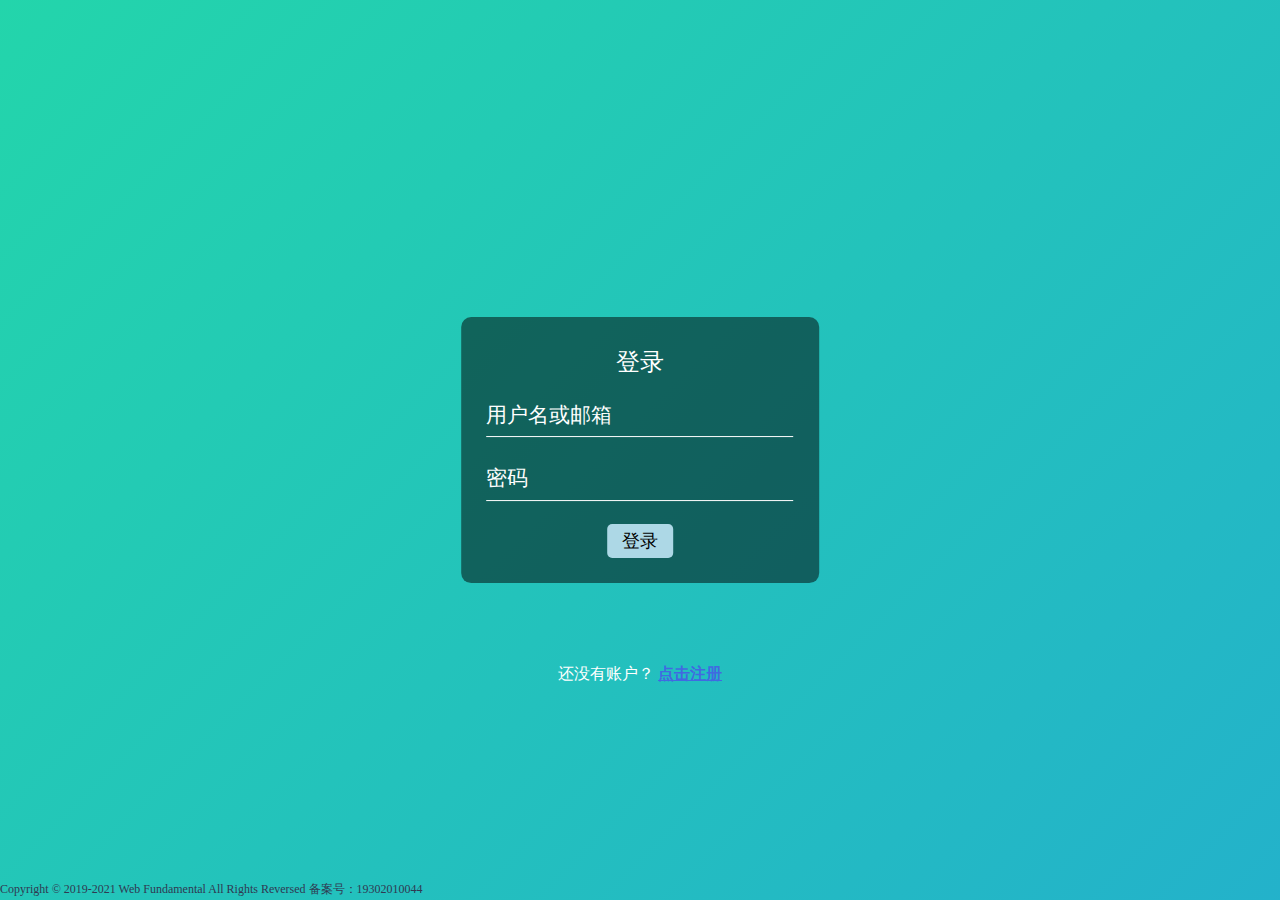
<file: index.html>
<!DOCTYPE html>
<html lang="en">

<head>
    <meta charset="UTF-8">
    <meta name="viewport" content="width=device-width, initial-scale=1.0">
    <title>Login</title>
    <link rel="stylesheet" href="./src/css/reset.css">
    <link rel="stylesheet" href="./src/css/login.css">
    <link rel="stylesheet" href="./src/css/footer.css">

</head>

<body>
    <div class="main">
        <h2>登录</h2>
        <div class="inputs">
            <input type="text" name="username" value="" required>
            <label for="">用户名或邮箱</label>
        </div>
        <div class="inputs">
            <input type="password" name="password" value="" required>
            <label for="">密码</label>
        </div>
        <a href="./src/Html/home.html"><input type="button" name="button" value="登录"></a>
    </div>
    <div class="register">
        还没有账户？
        <a href="./src/Html/signin.html">点击注册
        </a>
        <!-- 跳转注册页面 -->
    </div>
    <footer>
        Copyright &copy; 2019-2021 Web Fundamental All Rights Reversed 备案号：19302010044
    </footer>

</body>

</html>
</file>
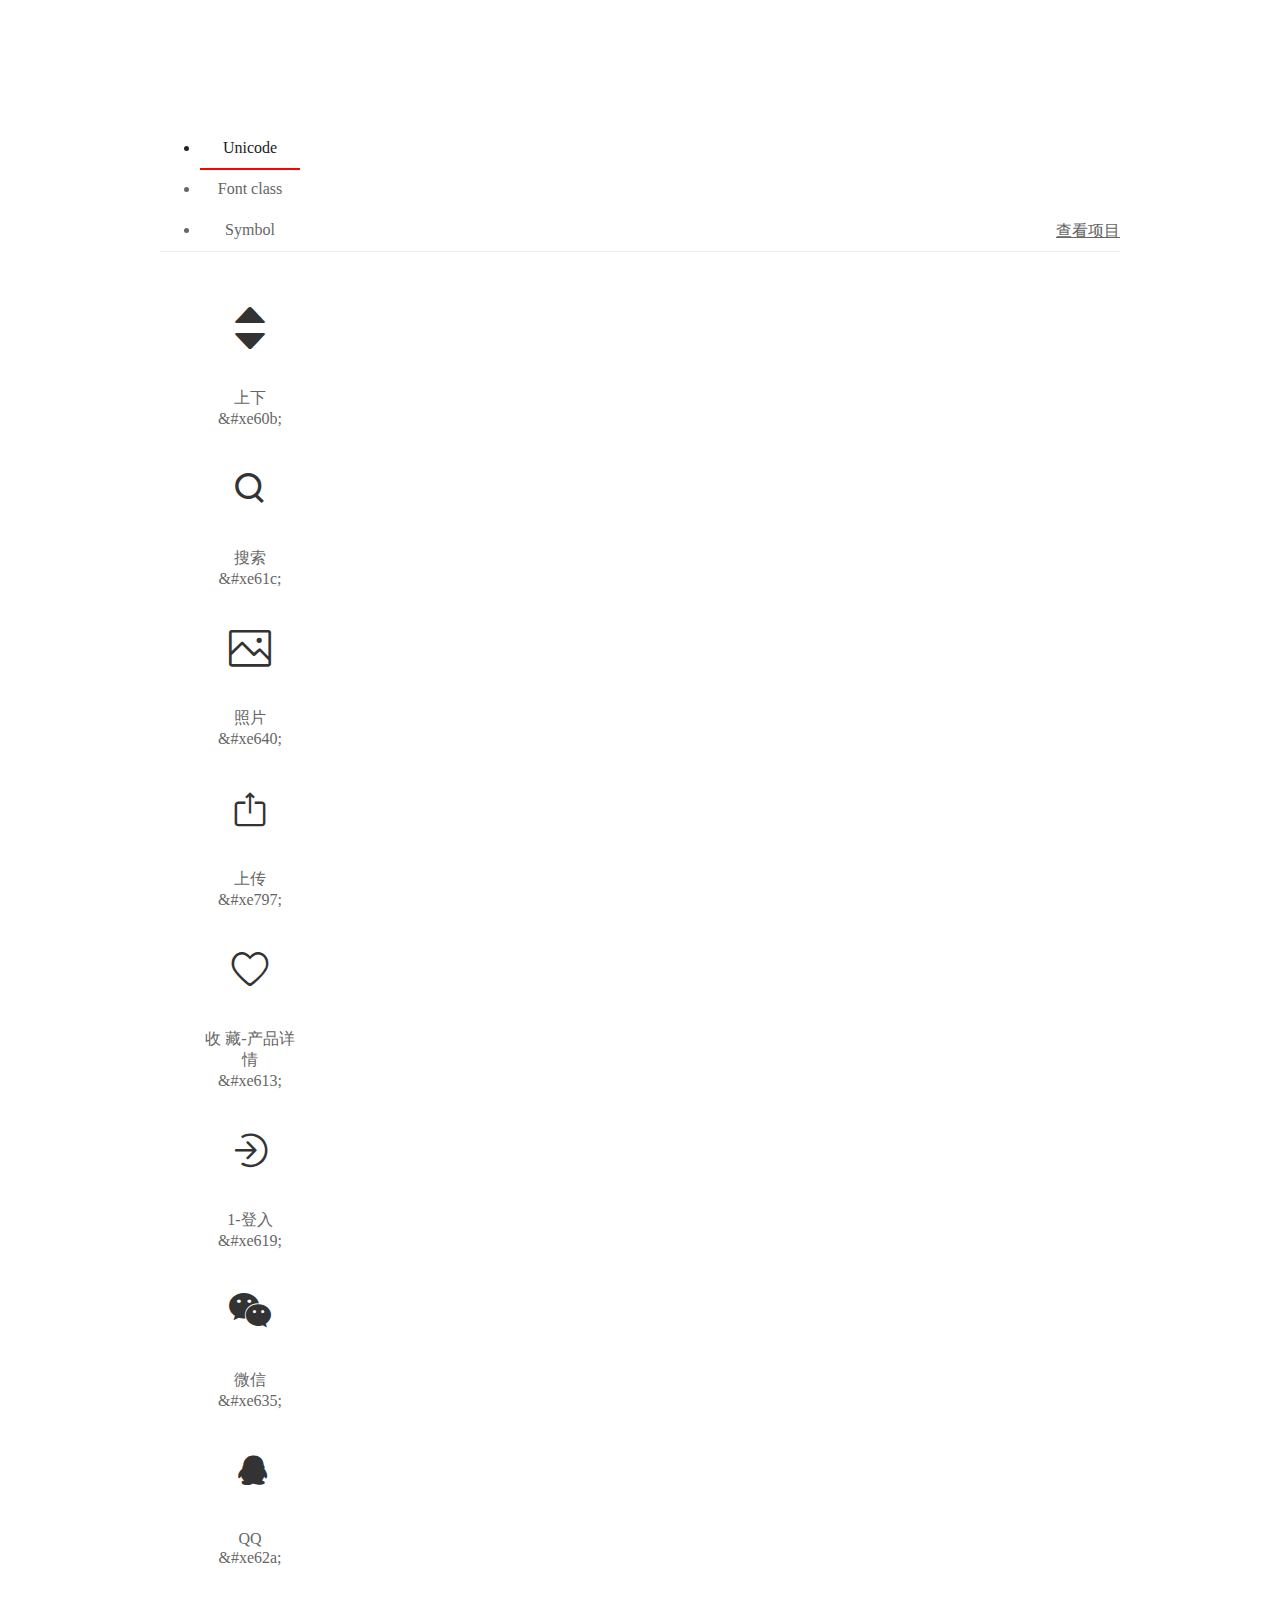
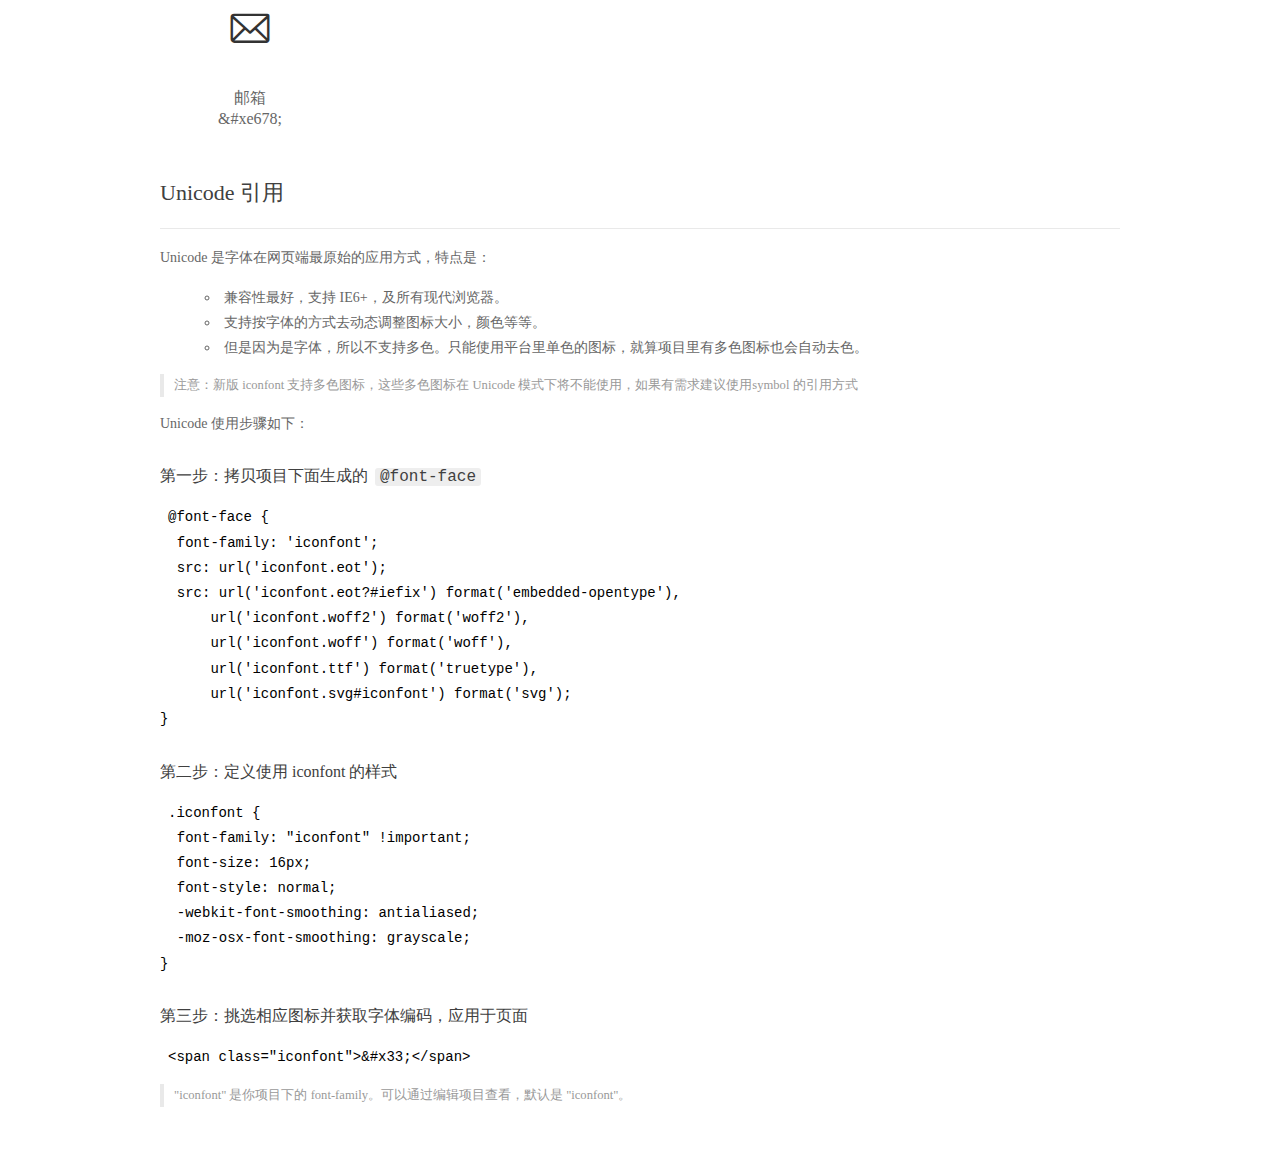
<file: fonts/font1/demo_index.html>
<!DOCTYPE html>
<html>
<head>
  <meta charset="utf-8"/>
  <title>IconFont Demo</title>
  <link rel="shortcut icon" href="https://gtms04.alicdn.com/tps/i4/TB1_oz6GVXXXXaFXpXXJDFnIXXX-64-64.ico" type="image/x-icon"/>
  <link rel="stylesheet" href="https://g.alicdn.com/thx/cube/1.3.2/cube.min.css">
  <link rel="stylesheet" href="demo.css">
  <link rel="stylesheet" href="iconfont.css">
  <script src="iconfont.js"></script>
  <!-- jQuery -->
  <script src="https://a1.alicdn.com/oss/uploads/2018/12/26/7bfddb60-08e8-11e9-9b04-53e73bb6408b.js"></script>
  <!-- 代码高亮 -->
  <script src="https://a1.alicdn.com/oss/uploads/2018/12/26/a3f714d0-08e6-11e9-8a15-ebf944d7534c.js"></script>
</head>
<body>
  <div class="main">
    <h1 class="logo"><a href="https://www.iconfont.cn/" title="iconfont 首页" target="_blank">&#xe86b;</a></h1>
    <div class="nav-tabs">
      <ul id="tabs" class="dib-box">
        <li class="dib active"><span>Unicode</span></li>
        <li class="dib"><span>Font class</span></li>
        <li class="dib"><span>Symbol</span></li>
      </ul>
      
      <a href="https://www.iconfont.cn/manage/index?manage_type=myprojects&projectId=1709227" target="_blank" class="nav-more">查看项目</a>
      
    </div>
    <div class="tab-container">
      <div class="content unicode" style="display: block;">
          <ul class="icon_lists dib-box">
          
            <li class="dib">
              <span class="icon iconfont">&#xe60b;</span>
                <div class="name">上下</div>
                <div class="code-name">&amp;#xe60b;</div>
              </li>
          
            <li class="dib">
              <span class="icon iconfont">&#xe61c;</span>
                <div class="name">搜索</div>
                <div class="code-name">&amp;#xe61c;</div>
              </li>
          
            <li class="dib">
              <span class="icon iconfont">&#xe640;</span>
                <div class="name">照片</div>
                <div class="code-name">&amp;#xe640;</div>
              </li>
          
            <li class="dib">
              <span class="icon iconfont">&#xe797;</span>
                <div class="name">上传</div>
                <div class="code-name">&amp;#xe797;</div>
              </li>
          
            <li class="dib">
              <span class="icon iconfont">&#xe613;</span>
                <div class="name">收 藏-产品详情</div>
                <div class="code-name">&amp;#xe613;</div>
              </li>
          
            <li class="dib">
              <span class="icon iconfont">&#xe619;</span>
                <div class="name">1-登入</div>
                <div class="code-name">&amp;#xe619;</div>
              </li>
          
            <li class="dib">
              <span class="icon iconfont">&#xe635;</span>
                <div class="name">微信</div>
                <div class="code-name">&amp;#xe635;</div>
              </li>
          
            <li class="dib">
              <span class="icon iconfont">&#xe62a;</span>
                <div class="name">QQ</div>
                <div class="code-name">&amp;#xe62a;</div>
              </li>
          
            <li class="dib">
              <span class="icon iconfont">&#xe678;</span>
                <div class="name">邮箱</div>
                <div class="code-name">&amp;#xe678;</div>
              </li>
          
          </ul>
          <div class="article markdown">
          <h2 id="unicode-">Unicode 引用</h2>
          <hr>

          <p>Unicode 是字体在网页端最原始的应用方式，特点是：</p>
          <ul>
            <li>兼容性最好，支持 IE6+，及所有现代浏览器。</li>
            <li>支持按字体的方式去动态调整图标大小，颜色等等。</li>
            <li>但是因为是字体，所以不支持多色。只能使用平台里单色的图标，就算项目里有多色图标也会自动去色。</li>
          </ul>
          <blockquote>
            <p>注意：新版 iconfont 支持多色图标，这些多色图标在 Unicode 模式下将不能使用，如果有需求建议使用symbol 的引用方式</p>
          </blockquote>
          <p>Unicode 使用步骤如下：</p>
          <h3 id="-font-face">第一步：拷贝项目下面生成的 <code>@font-face</code></h3>
<pre><code class="language-css"
>@font-face {
  font-family: 'iconfont';
  src: url('iconfont.eot');
  src: url('iconfont.eot?#iefix') format('embedded-opentype'),
      url('iconfont.woff2') format('woff2'),
      url('iconfont.woff') format('woff'),
      url('iconfont.ttf') format('truetype'),
      url('iconfont.svg#iconfont') format('svg');
}
</code></pre>
          <h3 id="-iconfont-">第二步：定义使用 iconfont 的样式</h3>
<pre><code class="language-css"
>.iconfont {
  font-family: "iconfont" !important;
  font-size: 16px;
  font-style: normal;
  -webkit-font-smoothing: antialiased;
  -moz-osx-font-smoothing: grayscale;
}
</code></pre>
          <h3 id="-">第三步：挑选相应图标并获取字体编码，应用于页面</h3>
<pre>
<code class="language-html"
>&lt;span class="iconfont"&gt;&amp;#x33;&lt;/span&gt;
</code></pre>
          <blockquote>
            <p>"iconfont" 是你项目下的 font-family。可以通过编辑项目查看，默认是 "iconfont"。</p>
          </blockquote>
          </div>
      </div>
      <div class="content font-class">
        <ul class="icon_lists dib-box">
          
          <li class="dib">
            <span class="icon iconfont icon-shangxia"></span>
            <div class="name">
              上下
            </div>
            <div class="code-name">.icon-shangxia
            </div>
          </li>
          
          <li class="dib">
            <span class="icon iconfont icon-sousuo"></span>
            <div class="name">
              搜索
            </div>
            <div class="code-name">.icon-sousuo
            </div>
          </li>
          
          <li class="dib">
            <span class="icon iconfont icon-zhaopian"></span>
            <div class="name">
              照片
            </div>
            <div class="code-name">.icon-zhaopian
            </div>
          </li>
          
          <li class="dib">
            <span class="icon iconfont icon-shangchuan"></span>
            <div class="name">
              上传
            </div>
            <div class="code-name">.icon-shangchuan
            </div>
          </li>
          
          <li class="dib">
            <span class="icon iconfont icon-shoucang"></span>
            <div class="name">
              收 藏-产品详情
            </div>
            <div class="code-name">.icon-shoucang
            </div>
          </li>
          
          <li class="dib">
            <span class="icon iconfont icon--dengru"></span>
            <div class="name">
              1-登入
            </div>
            <div class="code-name">.icon--dengru
            </div>
          </li>
          
          <li class="dib">
            <span class="icon iconfont icon-iconfontweixin"></span>
            <div class="name">
              微信
            </div>
            <div class="code-name">.icon-iconfontweixin
            </div>
          </li>
          
          <li class="dib">
            <span class="icon iconfont icon-QQ"></span>
            <div class="name">
              QQ
            </div>
            <div class="code-name">.icon-QQ
            </div>
          </li>
          
          <li class="dib">
            <span class="icon iconfont icon-youxiang"></span>
            <div class="name">
              邮箱
            </div>
            <div class="code-name">.icon-youxiang
            </div>
          </li>
          
        </ul>
        <div class="article markdown">
        <h2 id="font-class-">font-class 引用</h2>
        <hr>

        <p>font-class 是 Unicode 使用方式的一种变种，主要是解决 Unicode 书写不直观，语意不明确的问题。</p>
        <p>与 Unicode 使用方式相比，具有如下特点：</p>
        <ul>
          <li>兼容性良好，支持 IE8+，及所有现代浏览器。</li>
          <li>相比于 Unicode 语意明确，书写更直观。可以很容易分辨这个 icon 是什么。</li>
          <li>因为使用 class 来定义图标，所以当要替换图标时，只需要修改 class 里面的 Unicode 引用。</li>
          <li>不过因为本质上还是使用的字体，所以多色图标还是不支持的。</li>
        </ul>
        <p>使用步骤如下：</p>
        <h3 id="-fontclass-">第一步：引入项目下面生成的 fontclass 代码：</h3>
<pre><code class="language-html">&lt;link rel="stylesheet" href="./iconfont.css"&gt;
</code></pre>
        <h3 id="-">第二步：挑选相应图标并获取类名，应用于页面：</h3>
<pre><code class="language-html">&lt;span class="iconfont icon-xxx"&gt;&lt;/span&gt;
</code></pre>
        <blockquote>
          <p>"
            iconfont" 是你项目下的 font-family。可以通过编辑项目查看，默认是 "iconfont"。</p>
        </blockquote>
      </div>
      </div>
      <div class="content symbol">
          <ul class="icon_lists dib-box">
          
            <li class="dib">
                <svg class="icon svg-icon" aria-hidden="true">
                  <use xlink:href="#icon-shangxia"></use>
                </svg>
                <div class="name">上下</div>
                <div class="code-name">#icon-shangxia</div>
            </li>
          
            <li class="dib">
                <svg class="icon svg-icon" aria-hidden="true">
                  <use xlink:href="#icon-sousuo"></use>
                </svg>
                <div class="name">搜索</div>
                <div class="code-name">#icon-sousuo</div>
            </li>
          
            <li class="dib">
                <svg class="icon svg-icon" aria-hidden="true">
                  <use xlink:href="#icon-zhaopian"></use>
                </svg>
                <div class="name">照片</div>
                <div class="code-name">#icon-zhaopian</div>
            </li>
          
            <li class="dib">
                <svg class="icon svg-icon" aria-hidden="true">
                  <use xlink:href="#icon-shangchuan"></use>
                </svg>
                <div class="name">上传</div>
                <div class="code-name">#icon-shangchuan</div>
            </li>
          
            <li class="dib">
                <svg class="icon svg-icon" aria-hidden="true">
                  <use xlink:href="#icon-shoucang"></use>
                </svg>
                <div class="name">收 藏-产品详情</div>
                <div class="code-name">#icon-shoucang</div>
            </li>
          
            <li class="dib">
                <svg class="icon svg-icon" aria-hidden="true">
                  <use xlink:href="#icon--dengru"></use>
                </svg>
                <div class="name">1-登入</div>
                <div class="code-name">#icon--dengru</div>
            </li>
          
            <li class="dib">
                <svg class="icon svg-icon" aria-hidden="true">
                  <use xlink:href="#icon-iconfontweixin"></use>
                </svg>
                <div class="name">微信</div>
                <div class="code-name">#icon-iconfontweixin</div>
            </li>
          
            <li class="dib">
                <svg class="icon svg-icon" aria-hidden="true">
                  <use xlink:href="#icon-QQ"></use>
                </svg>
                <div class="name">QQ</div>
                <div class="code-name">#icon-QQ</div>
            </li>
          
            <li class="dib">
                <svg class="icon svg-icon" aria-hidden="true">
                  <use xlink:href="#icon-youxiang"></use>
                </svg>
                <div class="name">邮箱</div>
                <div class="code-name">#icon-youxiang</div>
            </li>
          
          </ul>
          <div class="article markdown">
          <h2 id="symbol-">Symbol 引用</h2>
          <hr>

          <p>这是一种全新的使用方式，应该说这才是未来的主流，也是平台目前推荐的用法。相关介绍可以参考这篇<a href="">文章</a>
            这种用法其实是做了一个 SVG 的集合，与另外两种相比具有如下特点：</p>
          <ul>
            <li>支持多色图标了，不再受单色限制。</li>
            <li>通过一些技巧，支持像字体那样，通过 <code>font-size</code>, <code>color</code> 来调整样式。</li>
            <li>兼容性较差，支持 IE9+，及现代浏览器。</li>
            <li>浏览器渲染 SVG 的性能一般，还不如 png。</li>
          </ul>
          <p>使用步骤如下：</p>
          <h3 id="-symbol-">第一步：引入项目下面生成的 symbol 代码：</h3>
<pre><code class="language-html">&lt;script src="./iconfont.js"&gt;&lt;/script&gt;
</code></pre>
          <h3 id="-css-">第二步：加入通用 CSS 代码（引入一次就行）：</h3>
<pre><code class="language-html">&lt;style&gt;
.icon {
  width: 1em;
  height: 1em;
  vertical-align: -0.15em;
  fill: currentColor;
  overflow: hidden;
}
&lt;/style&gt;
</code></pre>
          <h3 id="-">第三步：挑选相应图标并获取类名，应用于页面：</h3>
<pre><code class="language-html">&lt;svg class="icon" aria-hidden="true"&gt;
  &lt;use xlink:href="#icon-xxx"&gt;&lt;/use&gt;
&lt;/svg&gt;
</code></pre>
          </div>
      </div>

    </div>
  </div>
  <script>
  $(document).ready(function () {
      $('.tab-container .content:first').show()

      $('#tabs li').click(function (e) {
        var tabContent = $('.tab-container .content')
        var index = $(this).index()

        if ($(this).hasClass('active')) {
          return
        } else {
          $('#tabs li').removeClass('active')
          $(this).addClass('active')

          tabContent.hide().eq(index).fadeIn()
        }
      })
    })
  </script>
</body>
</html>
</file>
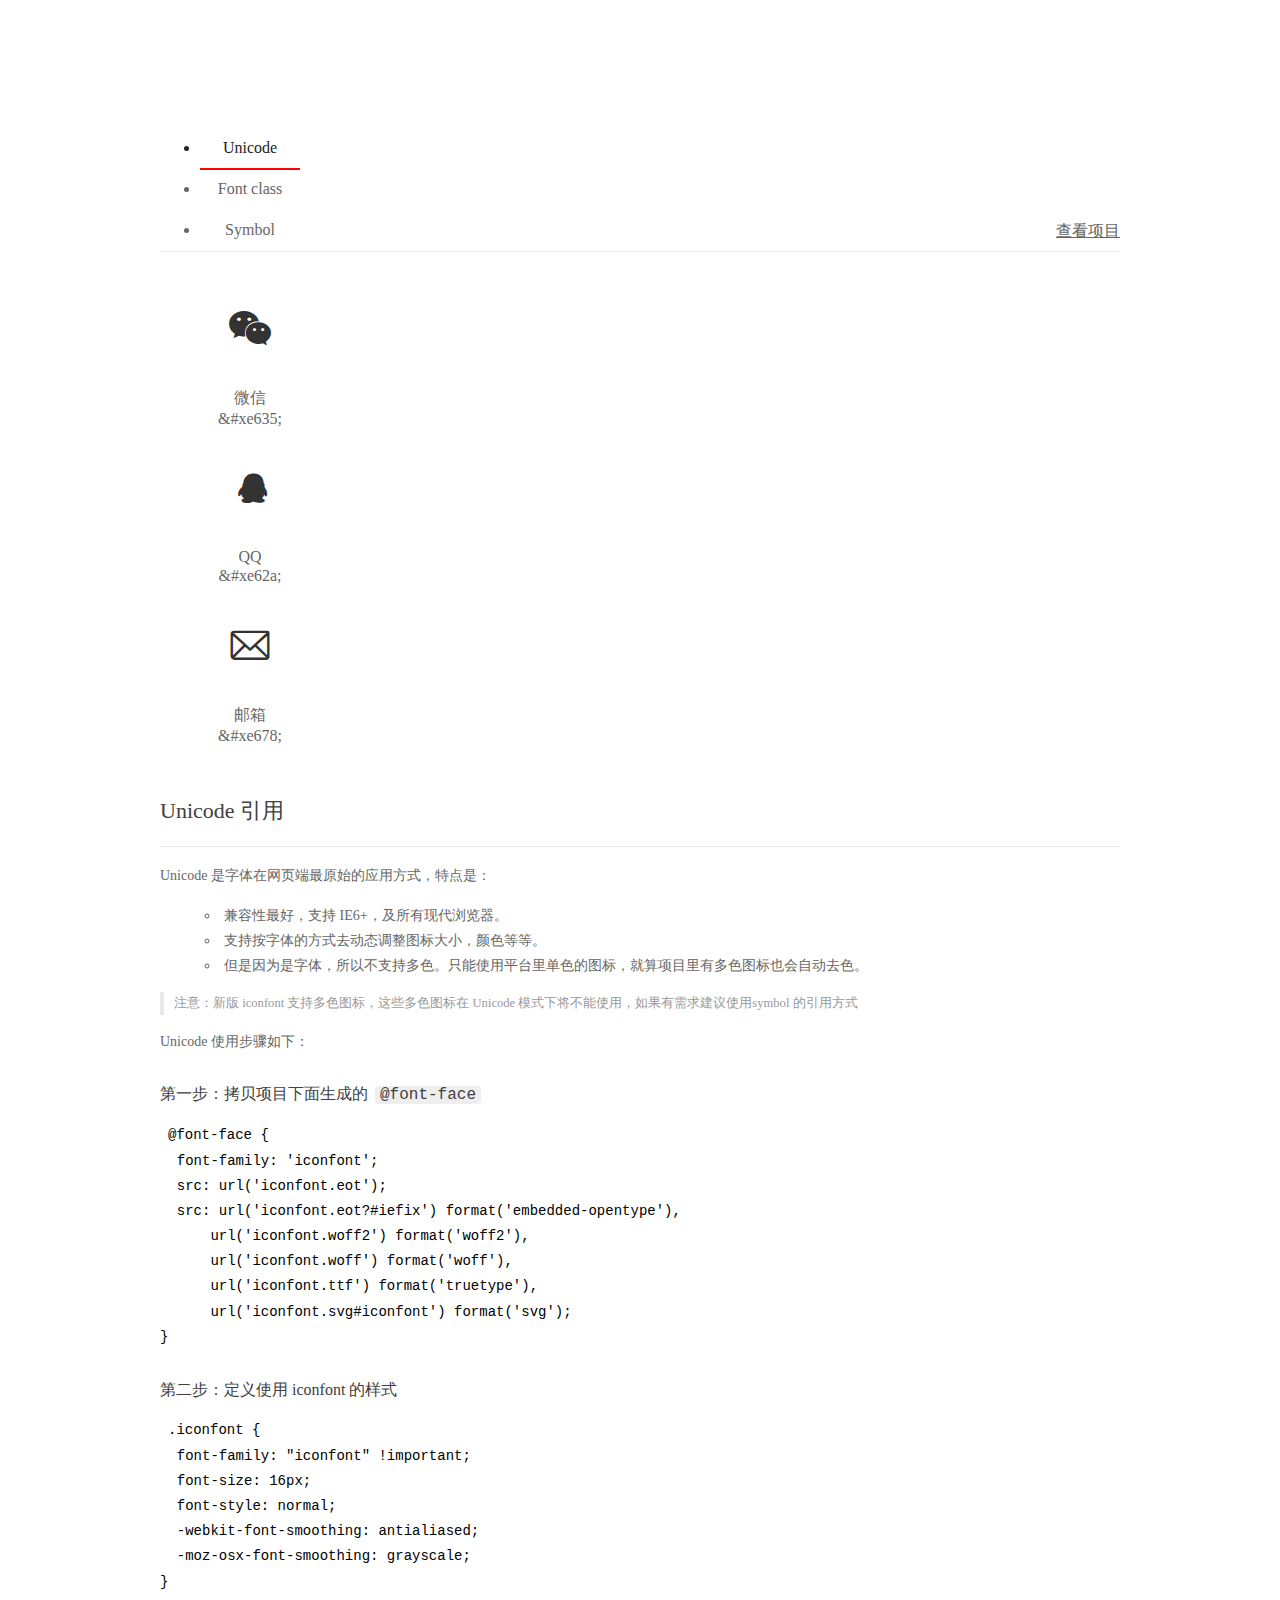
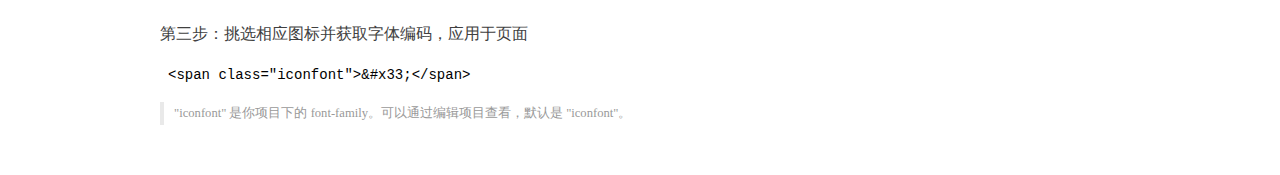
<file: fonts/font2/demo_index.html>
<!DOCTYPE html>
<html>
<head>
  <meta charset="utf-8"/>
  <title>IconFont Demo</title>
  <link rel="shortcut icon" href="https://gtms04.alicdn.com/tps/i4/TB1_oz6GVXXXXaFXpXXJDFnIXXX-64-64.ico" type="image/x-icon"/>
  <link rel="stylesheet" href="https://g.alicdn.com/thx/cube/1.3.2/cube.min.css">
  <link rel="stylesheet" href="demo.css">
  <link rel="stylesheet" href="iconfont.css">
  <script src="iconfont.js"></script>
  <!-- jQuery -->
  <script src="https://a1.alicdn.com/oss/uploads/2018/12/26/7bfddb60-08e8-11e9-9b04-53e73bb6408b.js"></script>
  <!-- 代码高亮 -->
  <script src="https://a1.alicdn.com/oss/uploads/2018/12/26/a3f714d0-08e6-11e9-8a15-ebf944d7534c.js"></script>
</head>
<body>
  <div class="main">
    <h1 class="logo"><a href="https://www.iconfont.cn/" title="iconfont 首页" target="_blank">&#xe86b;</a></h1>
    <div class="nav-tabs">
      <ul id="tabs" class="dib-box">
        <li class="dib active"><span>Unicode</span></li>
        <li class="dib"><span>Font class</span></li>
        <li class="dib"><span>Symbol</span></li>
      </ul>
      
      <a href="https://www.iconfont.cn/manage/index?manage_type=myprojects&projectId=1709269" target="_blank" class="nav-more">查看项目</a>
      
    </div>
    <div class="tab-container">
      <div class="content unicode" style="display: block;">
          <ul class="icon_lists dib-box">
          
            <li class="dib">
              <span class="icon iconfont">&#xe635;</span>
                <div class="name">微信</div>
                <div class="code-name">&amp;#xe635;</div>
              </li>
          
            <li class="dib">
              <span class="icon iconfont">&#xe62a;</span>
                <div class="name">QQ</div>
                <div class="code-name">&amp;#xe62a;</div>
              </li>
          
            <li class="dib">
              <span class="icon iconfont">&#xe678;</span>
                <div class="name">邮箱</div>
                <div class="code-name">&amp;#xe678;</div>
              </li>
          
          </ul>
          <div class="article markdown">
          <h2 id="unicode-">Unicode 引用</h2>
          <hr>

          <p>Unicode 是字体在网页端最原始的应用方式，特点是：</p>
          <ul>
            <li>兼容性最好，支持 IE6+，及所有现代浏览器。</li>
            <li>支持按字体的方式去动态调整图标大小，颜色等等。</li>
            <li>但是因为是字体，所以不支持多色。只能使用平台里单色的图标，就算项目里有多色图标也会自动去色。</li>
          </ul>
          <blockquote>
            <p>注意：新版 iconfont 支持多色图标，这些多色图标在 Unicode 模式下将不能使用，如果有需求建议使用symbol 的引用方式</p>
          </blockquote>
          <p>Unicode 使用步骤如下：</p>
          <h3 id="-font-face">第一步：拷贝项目下面生成的 <code>@font-face</code></h3>
<pre><code class="language-css"
>@font-face {
  font-family: 'iconfont';
  src: url('iconfont.eot');
  src: url('iconfont.eot?#iefix') format('embedded-opentype'),
      url('iconfont.woff2') format('woff2'),
      url('iconfont.woff') format('woff'),
      url('iconfont.ttf') format('truetype'),
      url('iconfont.svg#iconfont') format('svg');
}
</code></pre>
          <h3 id="-iconfont-">第二步：定义使用 iconfont 的样式</h3>
<pre><code class="language-css"
>.iconfont {
  font-family: "iconfont" !important;
  font-size: 16px;
  font-style: normal;
  -webkit-font-smoothing: antialiased;
  -moz-osx-font-smoothing: grayscale;
}
</code></pre>
          <h3 id="-">第三步：挑选相应图标并获取字体编码，应用于页面</h3>
<pre>
<code class="language-html"
>&lt;span class="iconfont"&gt;&amp;#x33;&lt;/span&gt;
</code></pre>
          <blockquote>
            <p>"iconfont" 是你项目下的 font-family。可以通过编辑项目查看，默认是 "iconfont"。</p>
          </blockquote>
          </div>
      </div>
      <div class="content font-class">
        <ul class="icon_lists dib-box">
          
          <li class="dib">
            <span class="icon iconfont icon-iconfontweixin"></span>
            <div class="name">
              微信
            </div>
            <div class="code-name">.icon-iconfontweixin
            </div>
          </li>
          
          <li class="dib">
            <span class="icon iconfont icon-QQ"></span>
            <div class="name">
              QQ
            </div>
            <div class="code-name">.icon-QQ
            </div>
          </li>
          
          <li class="dib">
            <span class="icon iconfont icon-youxiang"></span>
            <div class="name">
              邮箱
            </div>
            <div class="code-name">.icon-youxiang
            </div>
          </li>
          
        </ul>
        <div class="article markdown">
        <h2 id="font-class-">font-class 引用</h2>
        <hr>

        <p>font-class 是 Unicode 使用方式的一种变种，主要是解决 Unicode 书写不直观，语意不明确的问题。</p>
        <p>与 Unicode 使用方式相比，具有如下特点：</p>
        <ul>
          <li>兼容性良好，支持 IE8+，及所有现代浏览器。</li>
          <li>相比于 Unicode 语意明确，书写更直观。可以很容易分辨这个 icon 是什么。</li>
          <li>因为使用 class 来定义图标，所以当要替换图标时，只需要修改 class 里面的 Unicode 引用。</li>
          <li>不过因为本质上还是使用的字体，所以多色图标还是不支持的。</li>
        </ul>
        <p>使用步骤如下：</p>
        <h3 id="-fontclass-">第一步：引入项目下面生成的 fontclass 代码：</h3>
<pre><code class="language-html">&lt;link rel="stylesheet" href="./iconfont.css"&gt;
</code></pre>
        <h3 id="-">第二步：挑选相应图标并获取类名，应用于页面：</h3>
<pre><code class="language-html">&lt;span class="iconfont icon-xxx"&gt;&lt;/span&gt;
</code></pre>
        <blockquote>
          <p>"
            iconfont" 是你项目下的 font-family。可以通过编辑项目查看，默认是 "iconfont"。</p>
        </blockquote>
      </div>
      </div>
      <div class="content symbol">
          <ul class="icon_lists dib-box">
          
            <li class="dib">
                <svg class="icon svg-icon" aria-hidden="true">
                  <use xlink:href="#icon-iconfontweixin"></use>
                </svg>
                <div class="name">微信</div>
                <div class="code-name">#icon-iconfontweixin</div>
            </li>
          
            <li class="dib">
                <svg class="icon svg-icon" aria-hidden="true">
                  <use xlink:href="#icon-QQ"></use>
                </svg>
                <div class="name">QQ</div>
                <div class="code-name">#icon-QQ</div>
            </li>
          
            <li class="dib">
                <svg class="icon svg-icon" aria-hidden="true">
                  <use xlink:href="#icon-youxiang"></use>
                </svg>
                <div class="name">邮箱</div>
                <div class="code-name">#icon-youxiang</div>
            </li>
          
          </ul>
          <div class="article markdown">
          <h2 id="symbol-">Symbol 引用</h2>
          <hr>

          <p>这是一种全新的使用方式，应该说这才是未来的主流，也是平台目前推荐的用法。相关介绍可以参考这篇<a href="">文章</a>
            这种用法其实是做了一个 SVG 的集合，与另外两种相比具有如下特点：</p>
          <ul>
            <li>支持多色图标了，不再受单色限制。</li>
            <li>通过一些技巧，支持像字体那样，通过 <code>font-size</code>, <code>color</code> 来调整样式。</li>
            <li>兼容性较差，支持 IE9+，及现代浏览器。</li>
            <li>浏览器渲染 SVG 的性能一般，还不如 png。</li>
          </ul>
          <p>使用步骤如下：</p>
          <h3 id="-symbol-">第一步：引入项目下面生成的 symbol 代码：</h3>
<pre><code class="language-html">&lt;script src="./iconfont.js"&gt;&lt;/script&gt;
</code></pre>
          <h3 id="-css-">第二步：加入通用 CSS 代码（引入一次就行）：</h3>
<pre><code class="language-html">&lt;style&gt;
.icon {
  width: 1em;
  height: 1em;
  vertical-align: -0.15em;
  fill: currentColor;
  overflow: hidden;
}
&lt;/style&gt;
</code></pre>
          <h3 id="-">第三步：挑选相应图标并获取类名，应用于页面：</h3>
<pre><code class="language-html">&lt;svg class="icon" aria-hidden="true"&gt;
  &lt;use xlink:href="#icon-xxx"&gt;&lt;/use&gt;
&lt;/svg&gt;
</code></pre>
          </div>
      </div>

    </div>
  </div>
  <script>
  $(document).ready(function () {
      $('.tab-container .content:first').show()

      $('#tabs li').click(function (e) {
        var tabContent = $('.tab-container .content')
        var index = $(this).index()

        if ($(this).hasClass('active')) {
          return
        } else {
          $('#tabs li').removeClass('active')
          $(this).addClass('active')

          tabContent.hide().eq(index).fadeIn()
        }
      })
    })
  </script>
</body>
</html>
</file>
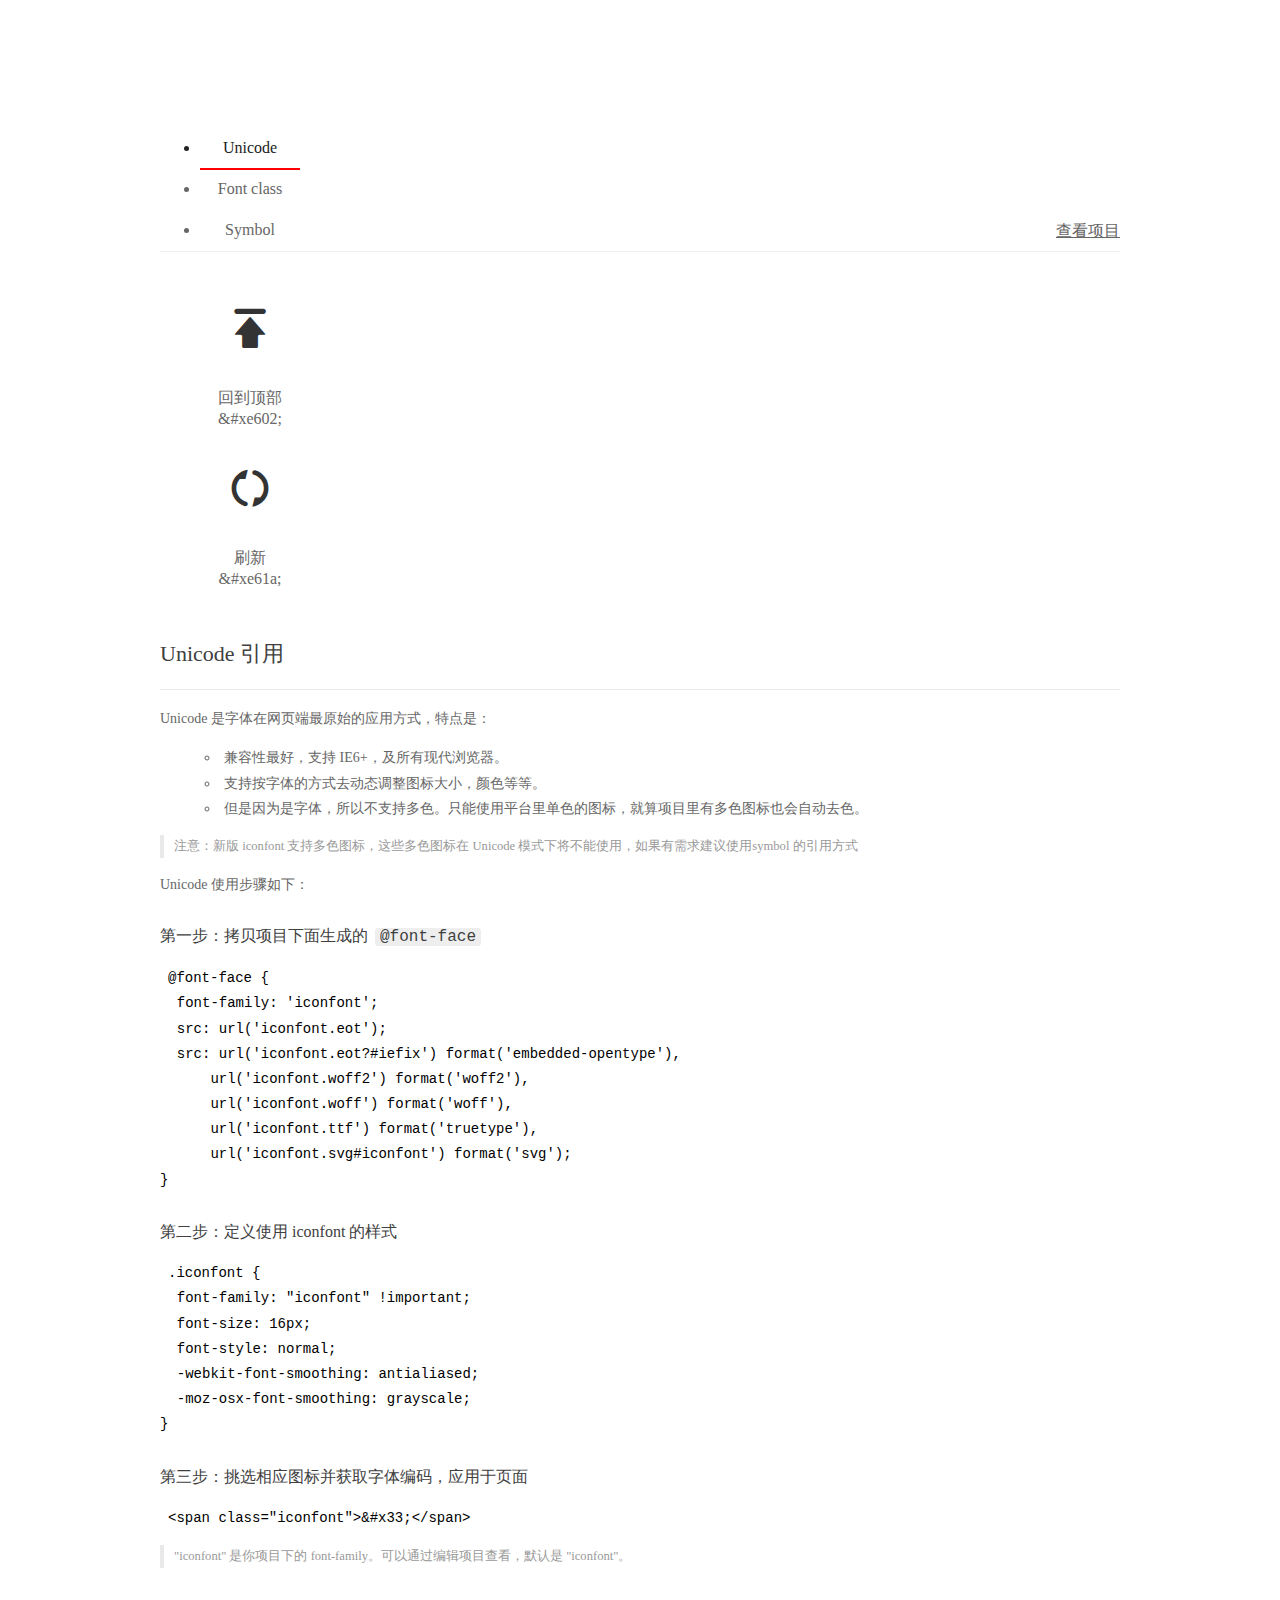
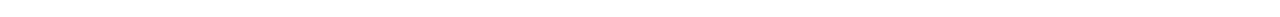
<file: fonts/font3/demo_index.html>
<!DOCTYPE html>
<html>
<head>
  <meta charset="utf-8"/>
  <title>IconFont Demo</title>
  <link rel="shortcut icon" href="https://gtms04.alicdn.com/tps/i4/TB1_oz6GVXXXXaFXpXXJDFnIXXX-64-64.ico" type="image/x-icon"/>
  <link rel="stylesheet" href="https://g.alicdn.com/thx/cube/1.3.2/cube.min.css">
  <link rel="stylesheet" href="demo.css">
  <link rel="stylesheet" href="iconfont.css">
  <script src="iconfont.js"></script>
  <!-- jQuery -->
  <script src="https://a1.alicdn.com/oss/uploads/2018/12/26/7bfddb60-08e8-11e9-9b04-53e73bb6408b.js"></script>
  <!-- 代码高亮 -->
  <script src="https://a1.alicdn.com/oss/uploads/2018/12/26/a3f714d0-08e6-11e9-8a15-ebf944d7534c.js"></script>
</head>
<body>
  <div class="main">
    <h1 class="logo"><a href="https://www.iconfont.cn/" title="iconfont 首页" target="_blank">&#xe86b;</a></h1>
    <div class="nav-tabs">
      <ul id="tabs" class="dib-box">
        <li class="dib active"><span>Unicode</span></li>
        <li class="dib"><span>Font class</span></li>
        <li class="dib"><span>Symbol</span></li>
      </ul>
      
      <a href="https://www.iconfont.cn/manage/index?manage_type=myprojects&projectId=1710731" target="_blank" class="nav-more">查看项目</a>
      
    </div>
    <div class="tab-container">
      <div class="content unicode" style="display: block;">
          <ul class="icon_lists dib-box">
          
            <li class="dib">
              <span class="icon iconfont">&#xe602;</span>
                <div class="name">回到顶部</div>
                <div class="code-name">&amp;#xe602;</div>
              </li>
          
            <li class="dib">
              <span class="icon iconfont">&#xe61a;</span>
                <div class="name">刷新</div>
                <div class="code-name">&amp;#xe61a;</div>
              </li>
          
          </ul>
          <div class="article markdown">
          <h2 id="unicode-">Unicode 引用</h2>
          <hr>

          <p>Unicode 是字体在网页端最原始的应用方式，特点是：</p>
          <ul>
            <li>兼容性最好，支持 IE6+，及所有现代浏览器。</li>
            <li>支持按字体的方式去动态调整图标大小，颜色等等。</li>
            <li>但是因为是字体，所以不支持多色。只能使用平台里单色的图标，就算项目里有多色图标也会自动去色。</li>
          </ul>
          <blockquote>
            <p>注意：新版 iconfont 支持多色图标，这些多色图标在 Unicode 模式下将不能使用，如果有需求建议使用symbol 的引用方式</p>
          </blockquote>
          <p>Unicode 使用步骤如下：</p>
          <h3 id="-font-face">第一步：拷贝项目下面生成的 <code>@font-face</code></h3>
<pre><code class="language-css"
>@font-face {
  font-family: 'iconfont';
  src: url('iconfont.eot');
  src: url('iconfont.eot?#iefix') format('embedded-opentype'),
      url('iconfont.woff2') format('woff2'),
      url('iconfont.woff') format('woff'),
      url('iconfont.ttf') format('truetype'),
      url('iconfont.svg#iconfont') format('svg');
}
</code></pre>
          <h3 id="-iconfont-">第二步：定义使用 iconfont 的样式</h3>
<pre><code class="language-css"
>.iconfont {
  font-family: "iconfont" !important;
  font-size: 16px;
  font-style: normal;
  -webkit-font-smoothing: antialiased;
  -moz-osx-font-smoothing: grayscale;
}
</code></pre>
          <h3 id="-">第三步：挑选相应图标并获取字体编码，应用于页面</h3>
<pre>
<code class="language-html"
>&lt;span class="iconfont"&gt;&amp;#x33;&lt;/span&gt;
</code></pre>
          <blockquote>
            <p>"iconfont" 是你项目下的 font-family。可以通过编辑项目查看，默认是 "iconfont"。</p>
          </blockquote>
          </div>
      </div>
      <div class="content font-class">
        <ul class="icon_lists dib-box">
          
          <li class="dib">
            <span class="icon iconfont icon-tubiao02"></span>
            <div class="name">
              回到顶部
            </div>
            <div class="code-name">.icon-tubiao02
            </div>
          </li>
          
          <li class="dib">
            <span class="icon iconfont icon-shuaxin"></span>
            <div class="name">
              刷新
            </div>
            <div class="code-name">.icon-shuaxin
            </div>
          </li>
          
        </ul>
        <div class="article markdown">
        <h2 id="font-class-">font-class 引用</h2>
        <hr>

        <p>font-class 是 Unicode 使用方式的一种变种，主要是解决 Unicode 书写不直观，语意不明确的问题。</p>
        <p>与 Unicode 使用方式相比，具有如下特点：</p>
        <ul>
          <li>兼容性良好，支持 IE8+，及所有现代浏览器。</li>
          <li>相比于 Unicode 语意明确，书写更直观。可以很容易分辨这个 icon 是什么。</li>
          <li>因为使用 class 来定义图标，所以当要替换图标时，只需要修改 class 里面的 Unicode 引用。</li>
          <li>不过因为本质上还是使用的字体，所以多色图标还是不支持的。</li>
        </ul>
        <p>使用步骤如下：</p>
        <h3 id="-fontclass-">第一步：引入项目下面生成的 fontclass 代码：</h3>
<pre><code class="language-html">&lt;link rel="stylesheet" href="./iconfont.css"&gt;
</code></pre>
        <h3 id="-">第二步：挑选相应图标并获取类名，应用于页面：</h3>
<pre><code class="language-html">&lt;span class="iconfont icon-xxx"&gt;&lt;/span&gt;
</code></pre>
        <blockquote>
          <p>"
            iconfont" 是你项目下的 font-family。可以通过编辑项目查看，默认是 "iconfont"。</p>
        </blockquote>
      </div>
      </div>
      <div class="content symbol">
          <ul class="icon_lists dib-box">
          
            <li class="dib">
                <svg class="icon svg-icon" aria-hidden="true">
                  <use xlink:href="#icon-tubiao02"></use>
                </svg>
                <div class="name">回到顶部</div>
                <div class="code-name">#icon-tubiao02</div>
            </li>
          
            <li class="dib">
                <svg class="icon svg-icon" aria-hidden="true">
                  <use xlink:href="#icon-shuaxin"></use>
                </svg>
                <div class="name">刷新</div>
                <div class="code-name">#icon-shuaxin</div>
            </li>
          
          </ul>
          <div class="article markdown">
          <h2 id="symbol-">Symbol 引用</h2>
          <hr>

          <p>这是一种全新的使用方式，应该说这才是未来的主流，也是平台目前推荐的用法。相关介绍可以参考这篇<a href="">文章</a>
            这种用法其实是做了一个 SVG 的集合，与另外两种相比具有如下特点：</p>
          <ul>
            <li>支持多色图标了，不再受单色限制。</li>
            <li>通过一些技巧，支持像字体那样，通过 <code>font-size</code>, <code>color</code> 来调整样式。</li>
            <li>兼容性较差，支持 IE9+，及现代浏览器。</li>
            <li>浏览器渲染 SVG 的性能一般，还不如 png。</li>
          </ul>
          <p>使用步骤如下：</p>
          <h3 id="-symbol-">第一步：引入项目下面生成的 symbol 代码：</h3>
<pre><code class="language-html">&lt;script src="./iconfont.js"&gt;&lt;/script&gt;
</code></pre>
          <h3 id="-css-">第二步：加入通用 CSS 代码（引入一次就行）：</h3>
<pre><code class="language-html">&lt;style&gt;
.icon {
  width: 1em;
  height: 1em;
  vertical-align: -0.15em;
  fill: currentColor;
  overflow: hidden;
}
&lt;/style&gt;
</code></pre>
          <h3 id="-">第三步：挑选相应图标并获取类名，应用于页面：</h3>
<pre><code class="language-html">&lt;svg class="icon" aria-hidden="true"&gt;
  &lt;use xlink:href="#icon-xxx"&gt;&lt;/use&gt;
&lt;/svg&gt;
</code></pre>
          </div>
      </div>

    </div>
  </div>
  <script>
  $(document).ready(function () {
      $('.tab-container .content:first').show()

      $('#tabs li').click(function (e) {
        var tabContent = $('.tab-container .content')
        var index = $(this).index()

        if ($(this).hasClass('active')) {
          return
        } else {
          $('#tabs li').removeClass('active')
          $(this).addClass('active')

          tabContent.hide().eq(index).fadeIn()
        }
      })
    })
  </script>
</body>
</html>
</file>
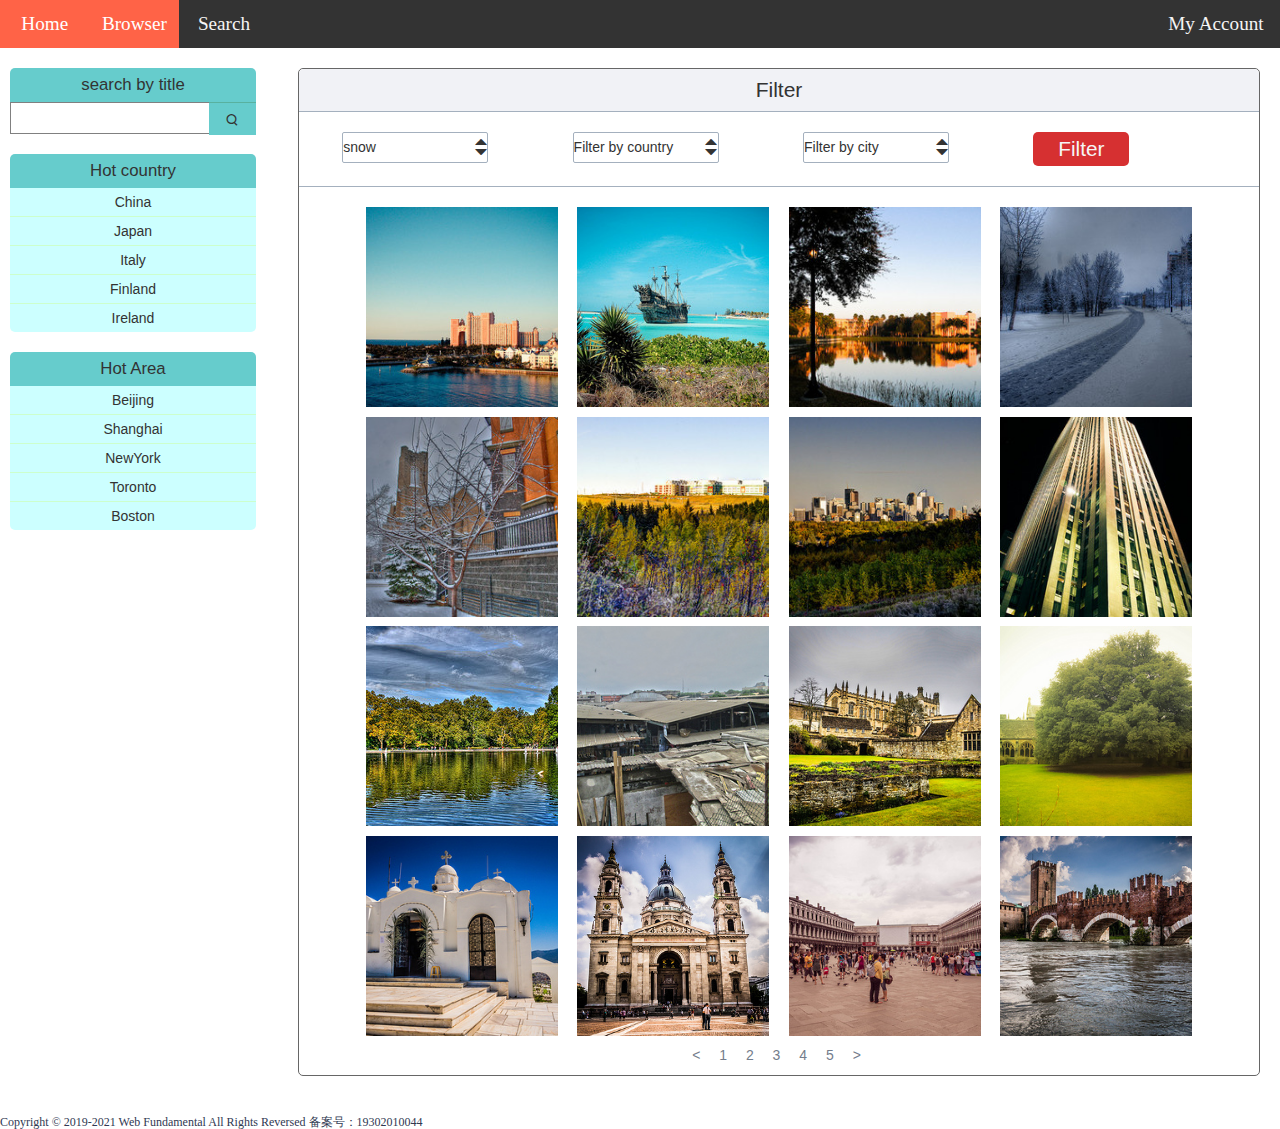
<file: src/Html/browser.html>
<!DOCTYPE html>
<html lang="en">

<head>
    <meta charset="UTF-8">
    <meta name="viewport" content="width=device-width, initial-scale=1.0">
    <title>Browser</title>
    <link rel="stylesheet" href="../css/reset.css">
    <link rel="stylesheet" href="../css/nav.css">
    <link rel="stylesheet" href="../../fonts/font1/iconfont.css">
    <link rel="stylesheet" href="../css/browser.css">
    <link rel="stylesheet" href="../css/footer2.css">
</head>

<body>
    <!--导航栏 -->
    <nav class="clear" id="top">
        <ul class="nav">
            <li><a href="./home.html">Home</a></li>
            <li class="selected"><a href="./browser.html">Browser</a></li>
            <li><a href="./search.html">Search</a></li>
            <li class="acount">My Account
                <ul>
                    <li><a href="./upload.html"><i class="iconfont icon-shangchuan"></i>Upload</a></li>
                    <li><a href="./photo.html"><i class="iconfont icon-zhaopian"></i>Photos</a></li>
                    <li><a href="./favor.html"><i class="iconfont icon-shoucang"></i>Collection</a></li>
                    <li><a href="../../index.html"><i class="iconfont icon--dengru"></i>Login</a></li>
                </ul>
            </li>
        </ul>
    </nav>


    <div class="main clear">
        <!-- 左边栏浏览热门国家，城市 -->
        <div class="leftside">
            <div class="search">
                <div class="tip">search by title</div>
                <div class="texticon"><input type="text" name="search" value="">
                    <div class="icon" onclick="alert('筛选完成')"><i class="iconfont icon-sousuo"></i></div>
                </div>
            </div>
            <div class="hotcountry">
                <div class="tip">Hot country</div>
                <ul class="hot">
                    <li><a href="" onclick="alert('已转到相应页面')">China</a></li>
                    <li><a href="" onclick="alert('已转到相应页面')">Japan</a></li>
                    <li><a href="" onclick="alert('已转到相应页面')">Italy</a></li>
                    <li><a href="" onclick="alert('已转到相应页面')">Finland</a></li>
                    <li><a href="" onclick="alert('已转到相应页面')">Ireland</a></li>
                </ul>
            </div>
            <div class="hotcountry">
                <div class="tip">Hot Area</div>
                <ul class="hot">
                    <li><a href="" onclick="alert('已转到相应页面')">Beijing</a></li>
                    <li><a href="" onclick="alert('已转到相应页面')">Shanghai</a></li>
                    <li><a href="" onclick="alert('已转到相应页面')">NewYork</a></li>
                    <li><a href="" onclick="alert('已转到相应页面')">Toronto</a></li>
                    <li><a href="" onclick="alert('已转到相应页面')">Boston</a></li>
                </ul>
            </div>
        </div>
        <!-- 右边栏 筛选框 -->
        <div class="rightside">
            <div class="title">Filter</div>
            <div class="filter clear">
                <div class="select">
                    <select name="" id="select1">
                        <option value="snow">snow</option>
                        <option value="rain">rain</option>
                        <option value="moutain">moutain</option>
                        <option value="animal">animal</option>
                    </select>
                    <div class="replace" id="replace1">snow<i class="iconfont icon-shangxia"></i></div>
                </div>

                <div class="select">
                    <select name="" id="select2">
                        <option value="Filter by country">Filter by country</option>
                        <option value="China">China</option>
                        <option value="Japan">Japan</option>
                        <option value="Italy">Italy</option>
                        <option value="America">America</option>
                    </select>
                    <div class="replace" id="replace2">Filter by country<i class="iconfont icon-shangxia"></i></div>
                </div>

                <div class="select">
                    <select name="" id="select3">
                        <option value="Filter by city">Filter by city</option>
                    </select>
                    <div class="replace" id="replace3">Filter by city<i class="iconfont icon-shangxia"></i></div>
                </div>
                <input type="button" value="Filter" onclick="alert('已筛选')">
            </div>
            <!-- 联动代码 -->
            <script>
                var select1 = document.getElementById("select1");
                var select2 = document.getElementById("select2");
                var select3 = document.getElementById("select3");
                var r1 = document.getElementById("replace1");
                var r2 = document.getElementById("replace2");
                var r3 = document.getElementById("replace3");
                select1.onchange = function() {
                    var value = select1.options[select1.selectedIndex].value;
                    r1.innerHTML = value + "<i class='iconfont icon-shangxia'></i>";
                }
                select2.onchange = function() {
                   
                    var value = select2.options[select2.selectedIndex].value;
                    r2.innerHTML = value + "<i class='iconfont icon-shangxia'></i>";
                    switch (value) {
                        case "Filter by country":
                            select3.innerHTML = "<option value='Filter by city' selected>Filter by city</option>";
                            break;
                        case "China":
                            select3.innerHTML = "<option value='Filter by city' selected>Filter by city</option><option value='Shanghai'>Shanghai</option><option value='Kunming'>Kunming</option><option value='Beijing'>Beijing</option><option value='Yantai'>Yantai</option>";
                            break;
                        case "Japan":
                            select3.innerHTML = "<option value='Filter by city' selected>Filter by city</option><option value='Tokyo'>Tokyo</option><option value='Osaka'>Osaka</option><option value='Kamakura'>Kamakura</option>";
                            break;
                        case "Italy":
                            select3.innerHTML = "<option value='Filter by city' selected>Filter by city</option><option value='Roma'>Roma</option><option value='Milan'>Milan</option><option value='Venice'>Venice</option><option value='Florence'>Florence</option>";
                            break;
                        case "America":
                            select3.innerHTML = "<option value='Filter by city' selected>Filter by city</option><option value='New York'>New York</option><option value='San Francisco'>San Francisco</option><option value='Washington'>Washington</option>";
                            break;
                        default:
                            break;
                    }
                    var value = select3.options[select3.selectedIndex].value;
                    r3.innerHTML = value + "<i class='iconfont icon-shangxia'></i>";
                }
                select3.onchange = function() {
                    var value = select3.options[select3.selectedIndex].value;
                    r3.innerHTML = value + "<i class='iconfont icon-shangxia'></i>";
                }
            </script>

            <!-- 筛选图片 -->
            <div class="img clear">
                <div>
                    <a href="./detail.html"><img src="../../img/normal/small/6119127716.jpg" alt="无法显示"></a>
                </div>
                <div>
                    <a href="./detail.html"><img src="../../img/normal/small/6119130918.jpg" alt="无法显示"></a>
                </div>
                <div>
                    <a href="./detail.html"><img src="../../img/normal/small/6119143988.jpg" alt="无法显示"></a>
                </div>
                <div>
                    <a href="./detail.html"><img src="../../img/normal/small/6592294487.jpg" alt="无法显示"></a>
                </div>
                <div>
                    <a href="./detail.html"><img src="../../img/normal/small/6592317633.jpg" alt="无法显示"></a>
                </div>
                <div>
                    <a href="./detail.html"><img src="../../img/normal/small/6592902825.jpg" alt="无法显示"></a>
                </div>
                <div>
                    <a href="./detail.html"><img src="../../img/normal/small/6592914823.jpg" alt="无法显示"></a>
                </div>
                <div>
                    <a href="./detail.html"><img src="../../img/normal/small/6596046267.jpg" alt="无法显示"></a>
                </div>
                <div>
                    <a href="./detail.html"><img src="../../img/normal/small/6596048341.jpg" alt="无法显示"></a>
                </div>
                <div>
                    <a href="./detail.html"><img src="../../img/normal/small/8152048712.jpg" alt="无法显示"></a>
                </div>
                <div>
                    <a href="./detail.html"><img src="../../img/normal/small/8645912379.jpg" alt="无法显示"></a>
                </div>
                <div>
                    <a href="./detail.html"><img src="../../img/normal/small/8646991554.jpg" alt="无法显示"></a>
                </div>
                <div>
                    <a href="./detail.html"><img src="../../img/normal/small/8710320515.jpg" alt="无法显示"></a>
                </div>
                <div>
                    <a href="./detail.html"><img src="../../img/normal/small/8731523536.jpg" alt="无法显示"></a>
                </div>
                <div>
                    <a href="./detail.html"><img src="../../img/normal/small/9494475161.jpg" alt="无法显示"></a>
                </div>
                <div>
                    <a href="./detail.html"><img src="../../img/normal/small/9496787858.jpg" alt="无法显示"></a>
                </div>
            </div>
            <!-- 页码 -->
            <div class="link">
                <a href="">&lt;</a>
                <a href="">1</a>
                <a href="">2</a>
                <a href="">3</a>
                <a href="">4</a>
                <a href="">5</a>
                <a href="">&gt;</a>
            </div>
        </div>
    </div>
    <!-- 页脚 -->
    <footer class="footer">
        Copyright &copy; 2019-2021 Web Fundamental All Rights Reversed 备案号：19302010044
    </footer>


</body>

</html>
</file>
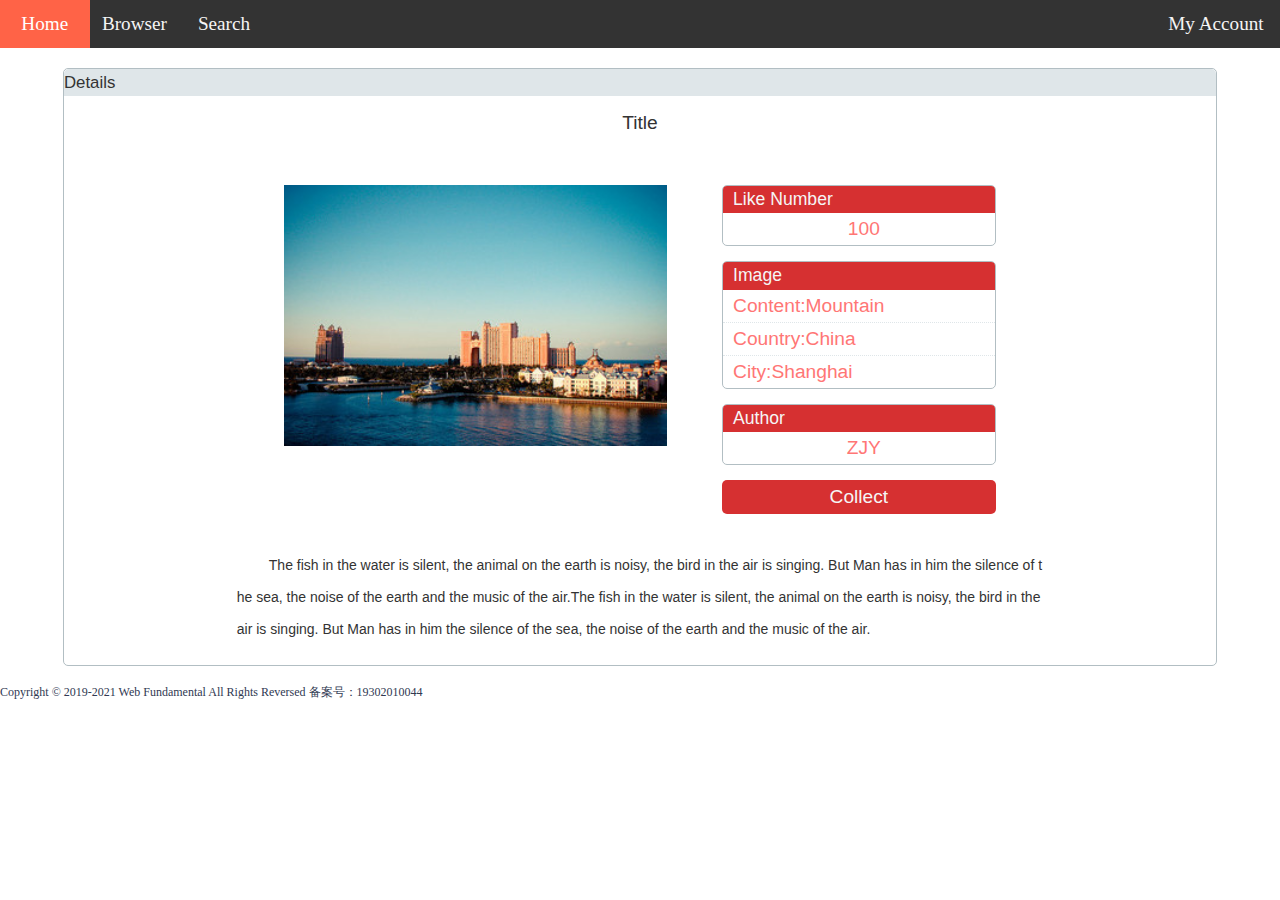
<file: src/Html/detail.html>
<!DOCTYPE html>
<html lang="en">

<head>
    <meta charset="UTF-8">
    <meta name="viewport" content="width=device-width, initial-scale=1.0">
    <title>Detail</title>
    <link rel="stylesheet" href="../css/reset.css">
    <link rel="stylesheet" href="../css/nav.css">
    <link rel="stylesheet" href="../css/detail.css">
    <link rel="stylesheet" href="../../fonts/font1/iconfont.css">
    <link rel="stylesheet" href="../css/footer2.css">
</head>

<body>
    <!-- 导航栏 -->
    <nav class="clear" id="top">
        <ul class="nav">
            <li><a href="./home.html">Home</a></li>
            <li><a href="./browser.html">Browser</a></li>
            <li><a href="./search.html">Search</a></li>
            <li class="acount">My Account
                <ul>
                    <li><a href="./upload.html"><i class="iconfont icon-shangchuan"></i>Upload</a></li>
                    <li><a href="./photo.html"><i class="iconfont icon-zhaopian"></i>Photos</a></li>
                    <li><a href="./favor.html"><i class="iconfont icon-shoucang"></i>Collection</a></li>
                    <li><a href="../../index.html"><i class="iconfont icon--dengru"></i>Login</a></li>
                </ul>
            </li>
        </ul>
    </nav>
    <!-- 图片详情 -->
    <div class="detail">
        <div class="head">
            <p>Details</p>
        </div>

        <div class="main">
            <h1>
                Title
            </h1>

            <div class="image">
                <img src="../../img/normal/small/6119127716.jpg" alt="无法显示">
            </div>

            <div class="message">
                <div class="number list">
                    <h2>Like Number</h2>
                    <div class="content"> 100</div>
                </div>
                <div class="contents list">
                    <h2>Image</h2>
                    <div class="content bottom">Content:Mountain
                    </div>
                    <div class="content bottom">
                        Country:China
                    </div>

                    <div class="content">
                        City:Shanghai
                    </div>
                </div>
                <div class="list">
                    <h2>Author</h2>
                    <div class="content">ZJY</div>
                </div>

                <div class="input"><input type="button" name="" value="Collect" onclick="alert('已收藏')"></div>
            </div>
        </div>

        <div class="description">
            <p>The fish in the water is silent, the animal on the earth is noisy, the bird in the air is singing. But Man has in him the silence of the sea, the noise of the earth and the music of the air.The fish in the water is silent, the animal on the
                earth is noisy, the bird in the air is singing. But Man has in him the silence of the sea, the noise of the earth and the music of the air.
            </p>
        </div>
    </div>

    <footer>
        Copyright &copy; 2019-2021 Web Fundamental All Rights Reversed 备案号：19302010044
    </footer>




</body>

</html>
</file>
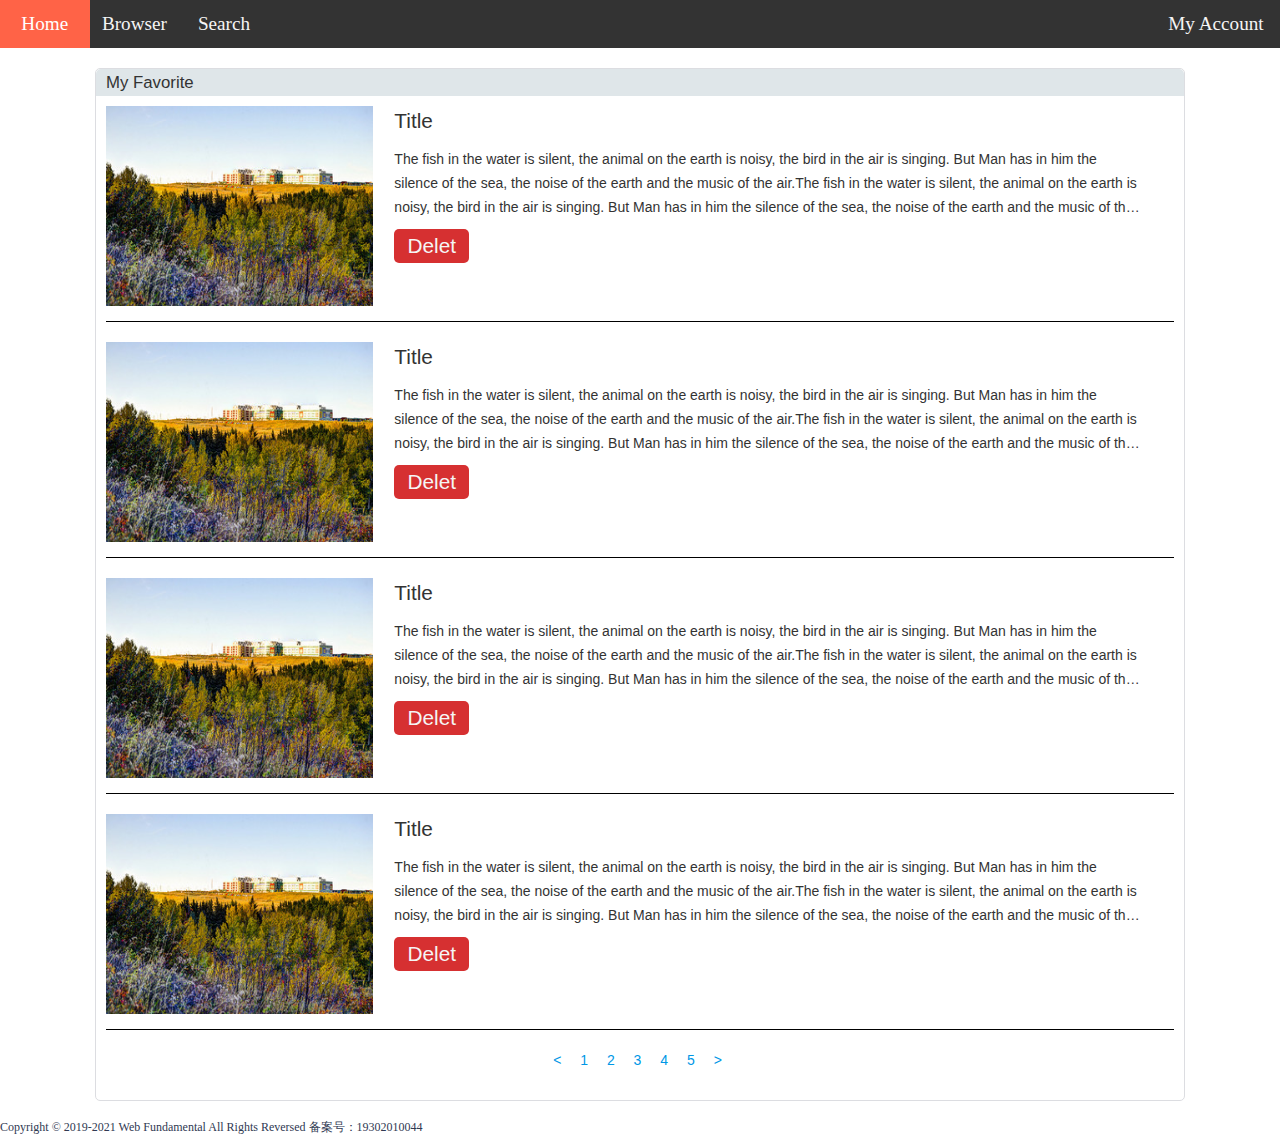
<file: src/Html/favor.html>
<!DOCTYPE html>
<html lang="en">

<head>
    <meta charset="UTF-8">
    <meta name="viewport" content="width=device-width, initial-scale=1.0">
    <title>Favor</title>
    <link rel="stylesheet" href="../../fonts/font1/iconfont.css">
    <link rel="stylesheet" href="../css/reset.css">
    <link rel="stylesheet" href="../css/nav.css">
    <link rel="stylesheet" href="../css/footer2.css">
    <link rel="stylesheet" href="../css/favor.css">
</head>

<body>
    <!-- 导航栏 -->
    <nav class="clear" id="top">
        <ul class="nav">
            <li><a href="./home.html">Home</a></li>
            <li><a href="./browser.html">Browser</a></li>
            <li><a href="./search.html">Search</a></li>
            <li class="acount">My Account
                <ul>
                    <li><a href="./upload.html"><i class="iconfont icon-shangchuan"></i>Upload</a></li>
                    <li><a href="./photo.html"><i class="iconfont icon-zhaopian"></i>Photos</a></li>
                    <li><a href="./favor.html"><i class="iconfont icon-shoucang"></i>Collection</a></li>
                    <li><a href="../../index.html"><i class="iconfont icon--dengru"></i>Login</a></li>
                </ul>
            </li>
        </ul>
    </nav>

    <div class="favor">
        <h1>My Favorite</h1>
        <div class="main">
            <!-- 图片简略信息 -->
            <div class="detail">
                <div class="image">
                    <a href="./detail.html"><img src="../../img/normal/small/6592902825.jpg" alt="无法显示"></a>
                </div>
                <div class="dp">
                    <h2>Title</h2>
                    <div class="imagedp">
                        <p>The fish in the water is silent, the animal on the earth is noisy, the bird in the air is singing. But Man has in him the silence of the sea, the noise of the earth and the music of the air.The fish in the water is silent, the
                            animal on the earth is noisy, the bird in the air is singing. But Man has in him the silence of the sea, the noise of the earth and the music of the air.But Man has in him the silence of the sea, the noise of the earth and
                            the music of the air.</p>
                    </div>
                    <div class="input">
                        <input type="button" name="" value="Delet" onclick="alert('已取消')">
                    </div>
                </div>
            </div>

            <div class="detail">
                <div class="image">
                    <a href="./detail.html"><img src="../../img/normal/small/6592902825.jpg" alt="无法显示"></a>
                </div>
                <div class="dp">
                    <h2>Title</h2>
                    <div class="imagedp">
                        <p>The fish in the water is silent, the animal on the earth is noisy, the bird in the air is singing. But Man has in him the silence of the sea, the noise of the earth and the music of the air.The fish in the water is silent, the
                            animal on the earth is noisy, the bird in the air is singing. But Man has in him the silence of the sea, the noise of the earth and the music of the air.But Man has in him the silence of the sea, the noise of the earth and
                            the music of the air.</p>
                    </div>
                    <div class="input">
                        <input type="button" name="" value="Delet" onclick="alert('已取消')">
                    </div>
                </div>
            </div>

            <div class="detail">
                <div class="image">
                    <a href="./detail.html"><img src="../../img/normal/small/6592902825.jpg" alt="无法显示"></a>
                </div>
                <div class="dp">
                    <h2>Title</h2>
                    <div class="imagedp">
                        <p>The fish in the water is silent, the animal on the earth is noisy, the bird in the air is singing. But Man has in him the silence of the sea, the noise of the earth and the music of the air.The fish in the water is silent, the
                            animal on the earth is noisy, the bird in the air is singing. But Man has in him the silence of the sea, the noise of the earth and the music of the air.But Man has in him the silence of the sea, the noise of the earth and
                            the music of the air.</p>
                    </div>
                    <div class="input">
                        <input type="button" name="" value="Delet" onclick="alert('已取消')">
                    </div>
                </div>
            </div>

            <div class="detail">
                <div class="image">
                    <a href="./detail.html"><img src="../../img/normal/small/6592902825.jpg" alt="无法显示"></a>
                </div>
                <div class="dp">
                    <h2>Title</h2>
                    <div class="imagedp">
                        <p>The fish in the water is silent, the animal on the earth is noisy, the bird in the air is singing. But Man has in him the silence of the sea, the noise of the earth and the music of the air.The fish in the water is silent, the
                            animal on the earth is noisy, the bird in the air is singing. But Man has in him the silence of the sea, the noise of the earth and the music of the air.But Man has in him the silence of the sea, the noise of the earth and
                            the music of the air.</p>
                    </div>
                    <div class="input">
                        <input type="button" name="" value="Delet" onclick="alert('已取消')">
                    </div>
                </div>

            </div>

            <div class="link">
                <a href="">&lt;</a>
                <a href="">1</a>
                <a href="">2</a>
                <a href="">3</a>
                <a href="">4</a>
                <a href="">5</a>
                <a href="">&gt;</a>
            </div>
        </div>

    </div>

    <footer>
        Copyright &copy; 2019-2021 Web Fundamental All Rights Reversed 备案号：19302010044
    </footer>

</body>

</html>
</file>
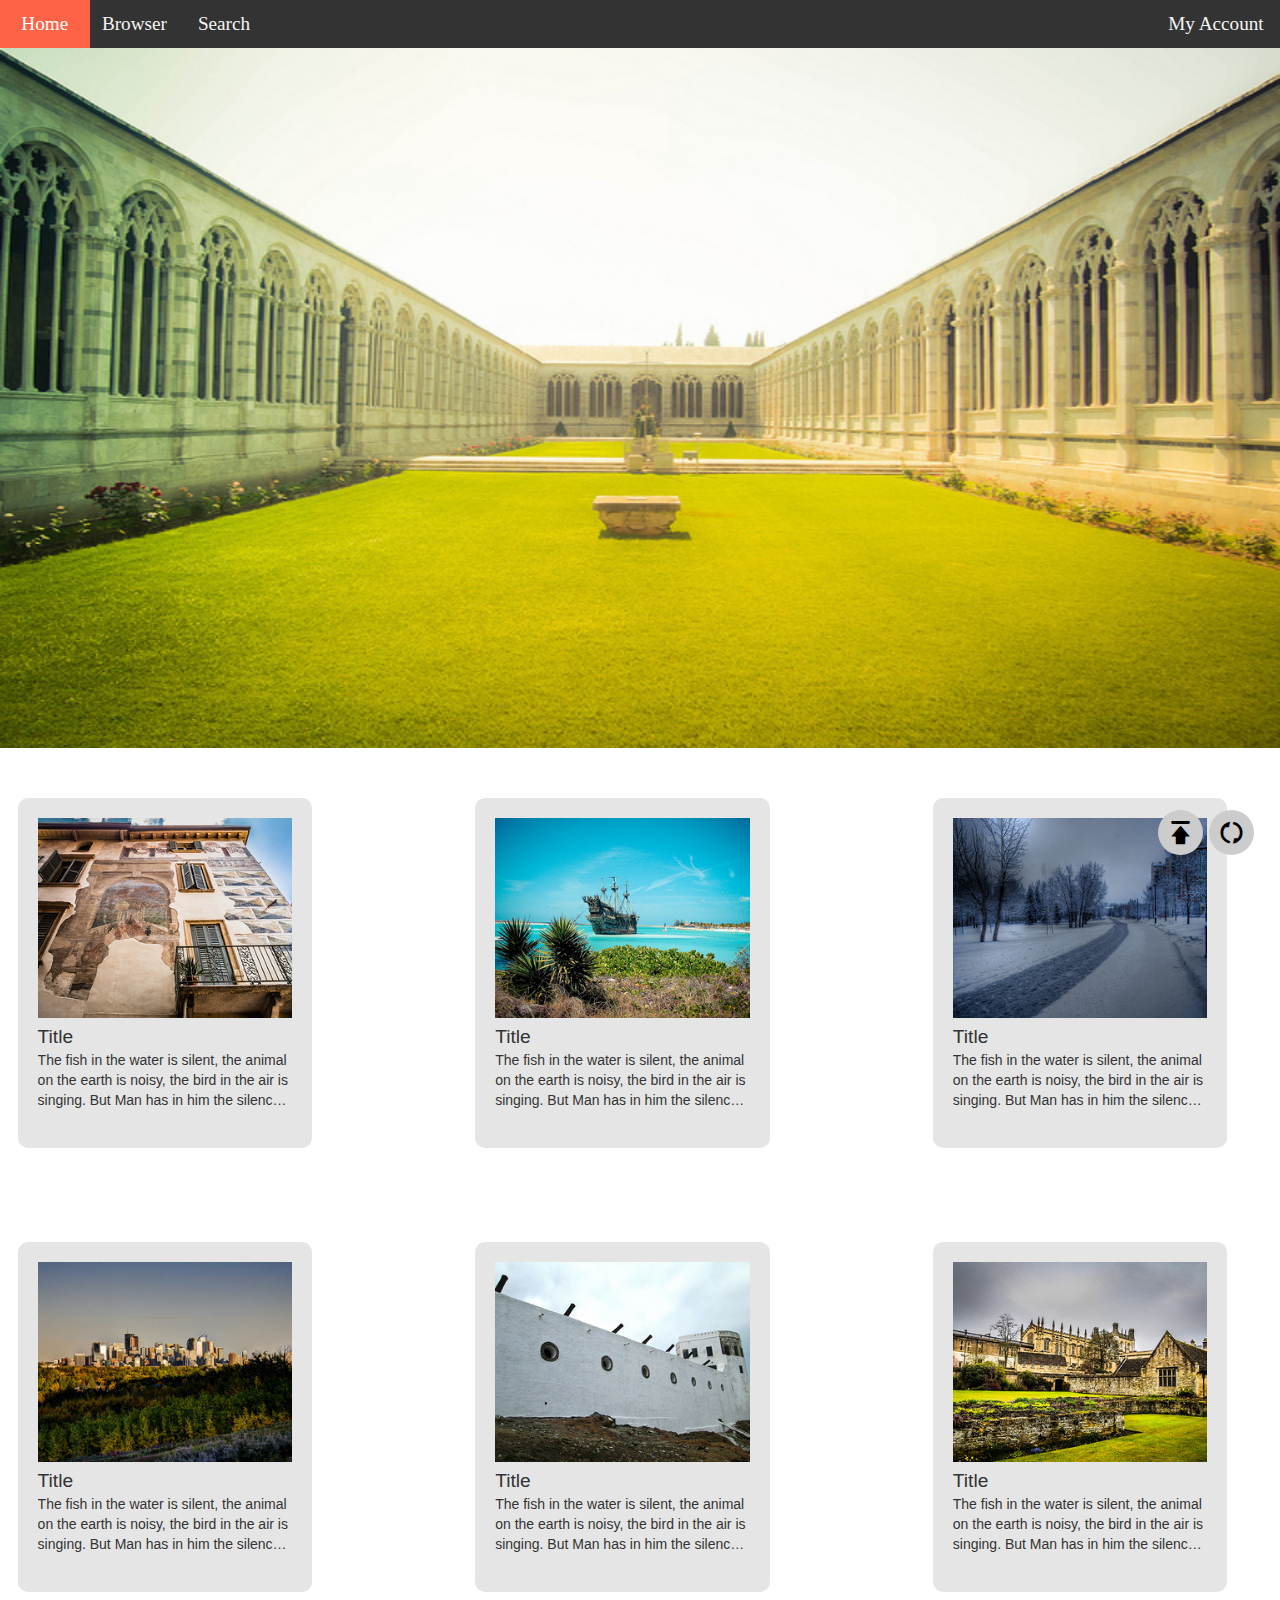
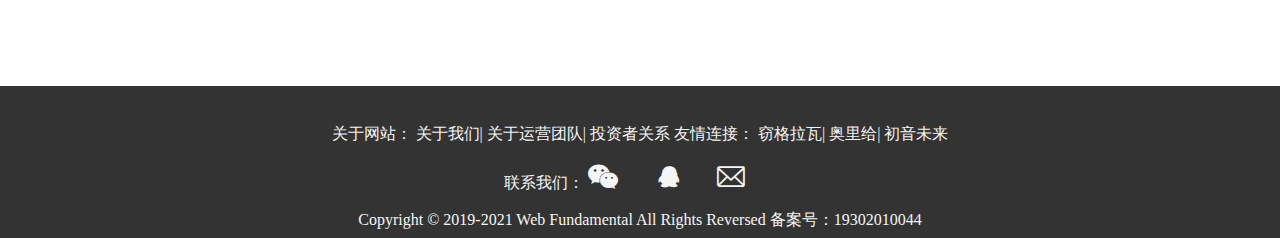
<file: src/Html/home.html>
<!DOCTYPE html>
<html lang="en">

<head>
    <meta charset="UTF-8">
    <meta name="viewport" content="width=device-width, initial-scale=1.0">
    <title>Home</title>
    <link rel="stylesheet" href="../css/reset.css">
    <link rel="stylesheet" href="../css/nav.css">
    <link rel="stylesheet" href="../css/home.css">
    <link rel="stylesheet" href="../../fonts/font1/iconfont.css">
    <link rel="stylesheet" href="../../fonts/font2/iconfont.css">
    <link rel="stylesheet" href="../../fonts/font3/iconfont.css">
</head>

<body>
    <!-- 导航栏 -->
    <nav class="clear" id="top">
        <ul class="nav">
            <li class="selected"><a href="./home.html">Home</a></li>
            <li><a href="./browser.html">Browser</a></li>
            <li><a href="./search.html">Search</a></li>
            <li class="acount">My Account
                <ul>
                    <li><a href="./upload.html"><i class="iconfont icon-shangchuan"></i>Upload</a></li>
                    <li><a href="./photo.html"><i class="iconfont icon-zhaopian"></i>Photos</a></li>
                    <li><a href="./favor.html"><i class="iconfont icon-shoucang"></i>Collection</a></li>
                    <li><a href="../../index.html"><i class="iconfont icon--dengru"></i>Login</a></li>
                </ul>
            </li>
        </ul>
    </nav>

    <!-- 高清大图 -->
    <div class="mainPhoto">
        <img src="../../img/normal/medium/9505536014.jpg" alt="无法显示">
    </div>
    <!-- 6张图片展示 -->
    <div class="otherphoto clear">
        <div class="photo">
            <a href="./detail.html"><img src="../../img/normal/small/9493997865.jpg" alt="无法显示"></a>
            <h4>Title</h4>
            <div class="description">
                The fish in the water is silent, the animal on the earth is noisy, the bird in the air is singing. But Man has in him the silence of the sea, the noise of the earth and the music of the air.The fish in the water is silent, the animal on the earth is noisy,
                the bird in the air is singing. But Man has in him the silence of the sea, the noise of the earth and the music of the air.
            </div>
        </div>
        <div class="photo">
            <a href="./detail.html"><img src="../../img/normal/small/6119130918.jpg" alt="无法显示"></a>
            <h4>Title</h4>
            <div class="description">
                The fish in the water is silent, the animal on the earth is noisy, the bird in the air is singing. But Man has in him the silence of the sea, the noise of the earth and the music of the air.The fish in the water is silent, the animal on the earth is noisy,
                the bird in the air is singing. But Man has in him the silence of the sea, the noise of the earth and the music of the air.
            </div>
        </div>

        <div class="photo">
            <a href="./detail.html"><img src="../../img/normal/small/6592294487.jpg" alt="无法显示"></a>
            <h4>Title</h4>
            <div class="description">
                The fish in the water is silent, the animal on the earth is noisy, the bird in the air is singing. But Man has in him the silence of the sea, the noise of the earth and the music of the air.The fish in the water is silent, the animal on the earth is noisy,
                the bird in the air is singing. But Man has in him the silence of the sea, the noise of the earth and the music of the air.
            </div>
        </div>
    </div>
    <div class="otherphoto clear">
        <div class="photo">
            <a href="./detail.html"><img src="../../img/normal/small/6592914823.jpg" alt="无法显示"></a>
            <h4>Title</h4>
            <div class="description">
                The fish in the water is silent, the animal on the earth is noisy, the bird in the air is singing. But Man has in him the silence of the sea, the noise of the earth and the music of the air.The fish in the water is silent, the animal on the earth is noisy,
                the bird in the air is singing. But Man has in him the silence of the sea, the noise of the earth and the music of the air.
            </div>
        </div>

        <div class="photo">
            <a href="./detail.html"><img src="../../img/normal/small/8152020963.jpg" alt="无法显示"></a>
            <h4>Title</h4>
            <div class="description">
                The fish in the water is silent, the animal on the earth is noisy, the bird in the air is singing. But Man has in him the silence of the sea, the noise of the earth and the music of the air.The fish in the water is silent, the animal on the earth is noisy,
                the bird in the air is singing. But Man has in him the silence of the sea, the noise of the earth and the music of the air.
            </div>
        </div>

        <div class="photo">
            <a href="./detail.html"><img src="../../img/normal/small/8645912379.jpg" alt="无法显示"></a>
            <h4>Title</h4>
            <div class="description">
                The fish in the water is silent, the animal on the earth is noisy, the bird in the air is singing. But Man has in him the silence of the sea, the noise of the earth and the music of the air.The fish in the water is silent, the animal on the earth is noisy,
                the bird in the air is singing. But Man has in him the silence of the sea, the noise of the earth and the music of the air.
            </div>
        </div>
    </div>

    <!-- 页脚 -->
    <footer>
        <div class="firstline">
            关于网站：
            <a href="">关于我们</a>|
            <a href="">关于运营团队</a>|
            <a href="">投资者关系</a> 友情连接：
            <a href="">窃格拉瓦</a>|
            <a href="">奥里给</a>|
            <a href="">初音未来</a>
        </div>
        <div class="secondline">
            联系我们：
            <i class="iconfont icon-iconfontweixin"></i>
            <i class="iconfont icon-QQ"></i>
            <i class="iconfont icon-youxiang"></i>
        </div>
        <div class="thirdline">
            Copyright &copy; 2019-2021 Web Fundamental All Rights Reversed 备案号：19302010044
        </div>
    </footer>
    <!-- 悬浮按钮 -->
    <div class="buttons">
        <div><a href="#top"><i class="iconfont icon-tubiao02 i1"></i></a></div>
        <div onclick="alert('图片已刷新')"><i class="iconfont icon-shuaxin i2"></i></div>
    </div>


</body>

</html>
</file>
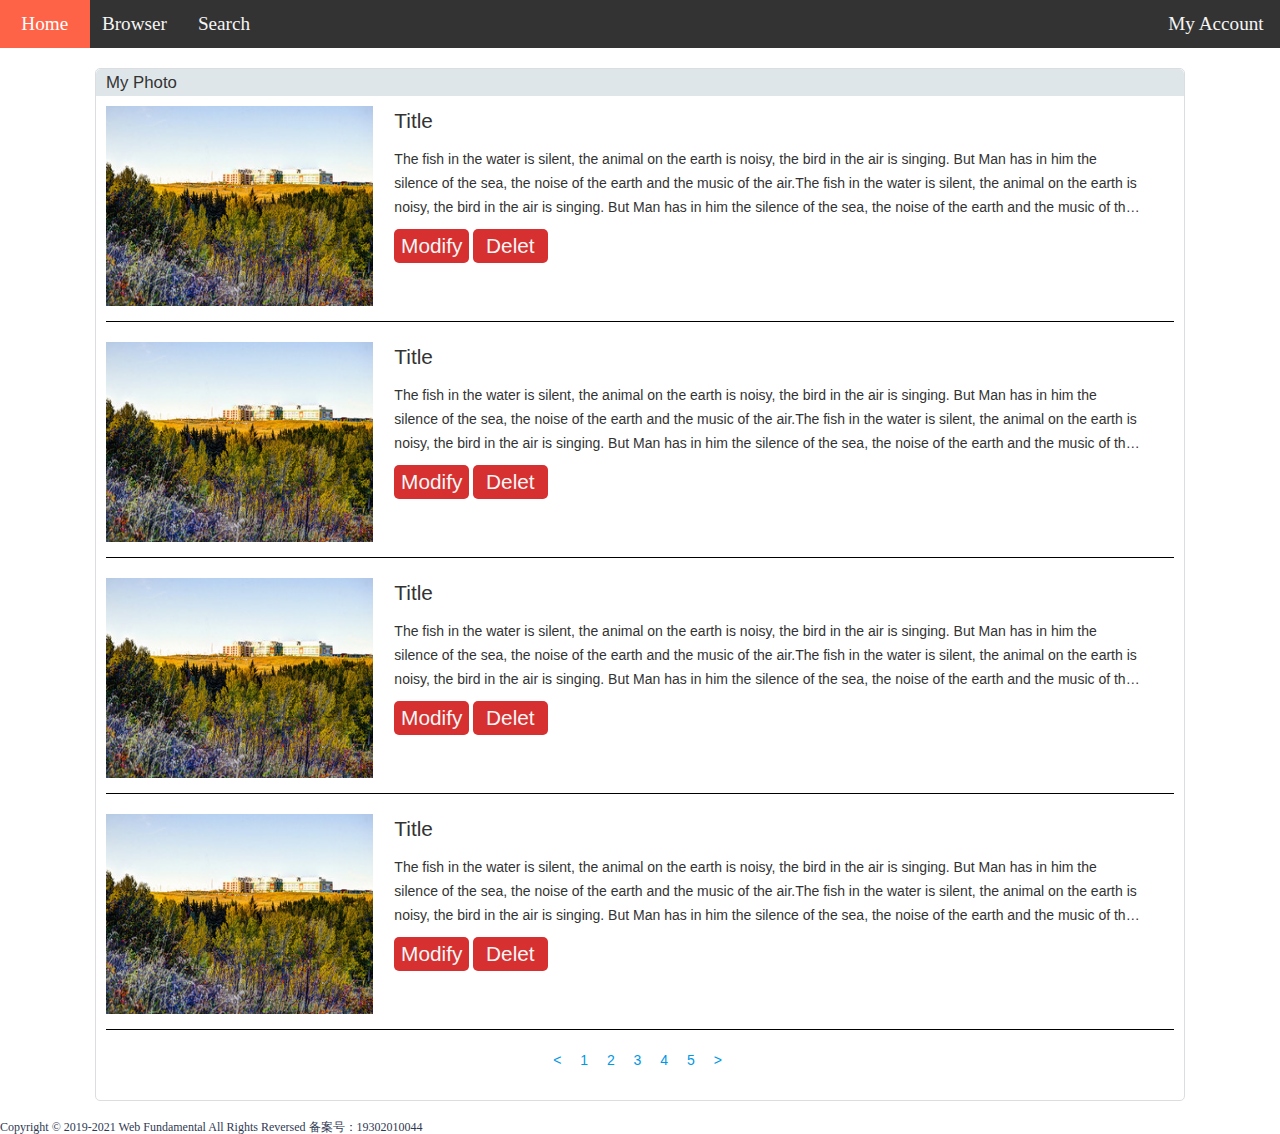
<file: src/Html/photo.html>
<!DOCTYPE html>
<html lang="en">

<head>
    <meta charset="UTF-8">
    <meta name="viewport" content="width=device-width, initial-scale=1.0">
    <title>Photo</title>
    <link rel="stylesheet" href="../../fonts/font1/iconfont.css">
    <link rel="stylesheet" href="../css/reset.css">
    <link rel="stylesheet" href="../css/nav.css">
    <link rel="stylesheet" href="../css/footer2.css">
    <link rel="stylesheet" href="../css/photo.css">
</head>

<body>
    <!-- 导航栏 -->
    <nav class="clear" id="top">
        <ul class="nav">
            <li><a href="./home.html">Home</a></li>
            <li><a href="./browser.html">Browser</a></li>
            <li><a href="./search.html">Search</a></li>
            <li class="acount">My Account
                <ul>
                    <li><a href="./upload.html"><i class="iconfont icon-shangchuan"></i>Upload</a></li>
                    <li><a href="./photo.html"><i class="iconfont icon-zhaopian"></i>Photos</a></li>
                    <li><a href="./favor.html"><i class="iconfont icon-shoucang"></i>Collection</a></li>
                    <li><a href="../../index.html"><i class="iconfont icon--dengru"></i>Login</a></li>
                </ul>
            </li>
        </ul>
    </nav>

    <div class="photo">
        <h1>My Photo</h1>
        <div class="main">
            <!-- 图片的简略信息 -->
            <div class="detail">
                <div class="image">
                    <a href="./detail.html"><img src="../../img/normal/small/6592902825.jpg" alt="无法显示"></a>
                </div>
                <div class="dp">
                    <h2>Title</h2>
                    <div class="imagedp">
                        <p>The fish in the water is silent, the animal on the earth is noisy, the bird in the air is singing. But Man has in him the silence of the sea, the noise of the earth and the music of the air.The fish in the water is silent, the
                            animal on the earth is noisy, the bird in the air is singing. But Man has in him the silence of the sea, the noise of the earth and the music of the air. But Man has in him the silence of the sea, the noise of the earth and
                            the music of the air.The fish in the water is silent, the animal on the earth is noisy, the bird in the air is singing. But Man has in him the silence of the sea, the noise of the earth and the music of the air.the noise of
                            the earth and the music of the air.The fish in the water is silent, the animal on the earth is noisy, the bird in the air is singing.</p>
                    </div>
                    <div class="input">
                        <input type="button" name="" value="Modify" class="modify" onclick="javascrtpt:window.location.href='./upload.html'">
                        <input type="button" name="" value="Delet" class="delet" onclick="alert('图片删除')">
                    </div>
                </div>
            </div>

            <div class="detail">
                <div class="image">
                    <a href="./detail.html"><img src="../../img/normal/small/6592902825.jpg" alt="无法显示"></a>
                </div>
                <div class="dp">
                    <h2>Title</h2>
                    <div class="imagedp">
                        <p>The fish in the water is silent, the animal on the earth is noisy, the bird in the air is singing. But Man has in him the silence of the sea, the noise of the earth and the music of the air.The fish in the water is silent, the
                            animal on the earth is noisy, the bird in the air is singing. But Man has in him the silence of the sea, the noise of the earth and the music of the air. But Man has in him the silence of the sea, the noise of the earth and
                            the music of the air.The fish in the water is silent, the animal on the earth is noisy, the bird in the air is singing. But Man has in him the silence of the sea, the noise of the earth and the music of the air.the noise of
                            the earth and the music of the air.The fish in the water is silent, the animal on the earth is noisy, the bird in the air is singing.</p>
                    </div>
                    <div class="input">
                        <input type="button" name="" value="Modify" class="modify" onclick="javascrtpt:window.location.href='./upload.html'">
                        <input type="button" name="" value="Delet" class="delet" onclick="alert('图片删除')">
                    </div>
                </div>
            </div>

            <div class="detail">
                <div class="image">
                    <a href="./detail.html"><img src="../../img/normal/small/6592902825.jpg" alt="无法显示"></a>
                </div>
                <div class="dp">
                    <h2>Title</h2>
                    <div class="imagedp">
                        <p>The fish in the water is silent, the animal on the earth is noisy, the bird in the air is singing. But Man has in him the silence of the sea, the noise of the earth and the music of the air.The fish in the water is silent, the
                            animal on the earth is noisy, the bird in the air is singing. But Man has in him the silence of the sea, the noise of the earth and the music of the air. But Man has in him the silence of the sea, the noise of the earth and
                            the music of the air.The fish in the water is silent, the animal on the earth is noisy, the bird in the air is singing. But Man has in him the silence of the sea, the noise of the earth and the music of the air.the noise of
                            the earth and the music of the air.The fish in the water is silent, the animal on the earth is noisy, the bird in the air is singing.</p>
                    </div>
                    <div class="input">
                        <input type="button" name="" value="Modify" class="modify" onclick="javascrtpt:window.location.href='./upload.html'">
                        <input type="button" name="" value="Delet" class="delet" onclick="alert('图片删除')">
                    </div>
                </div>
            </div>

            <div class="detail">
                <div class="image">
                    <a href="./detail.html"><img src="../../img/normal/small/6592902825.jpg" alt="无法显示"></a>
                </div>
                <div class="dp">
                    <h2>Title</h2>
                    <div class="imagedp">
                        <p>The fish in the water is silent, the animal on the earth is noisy, the bird in the air is singing. But Man has in him the silence of the sea, the noise of the earth and the music of the air.The fish in the water is silent, the
                            animal on the earth is noisy, the bird in the air is singing. But Man has in him the silence of the sea, the noise of the earth and the music of the air. But Man has in him the silence of the sea, the noise of the earth and
                            the music of the air.The fish in the water is silent, the animal on the earth is noisy, the bird in the air is singing. But Man has in him the silence of the sea, the noise of the earth and the music of the air.the noise of
                            the earth and the music of the air.The fish in the water is silent, the animal on the earth is noisy, the bird in the air is singing.</p>
                    </div>
                    <div class="input">
                        <input type="button" name="" value="Modify" class="modify" onclick="javascrtpt:window.location.href='./upload.html'">
                        <input type="button" name="" value="Delet" class="delet" onclick="alert('图片删除')">
                    </div>
                </div>

            </div>
            <!-- 页码 -->
            <div class="link">
                <a href="">&lt;</a>
                <a href="">1</a>
                <a href="">2</a>
                <a href="">3</a>
                <a href="">4</a>
                <a href="">5</a>
                <a href="">&gt;</a>
            </div>
        </div>

    </div>

    <footer>
        Copyright &copy; 2019-2021 Web Fundamental All Rights Reversed 备案号：19302010044
    </footer>

</body>

</html>
</file>
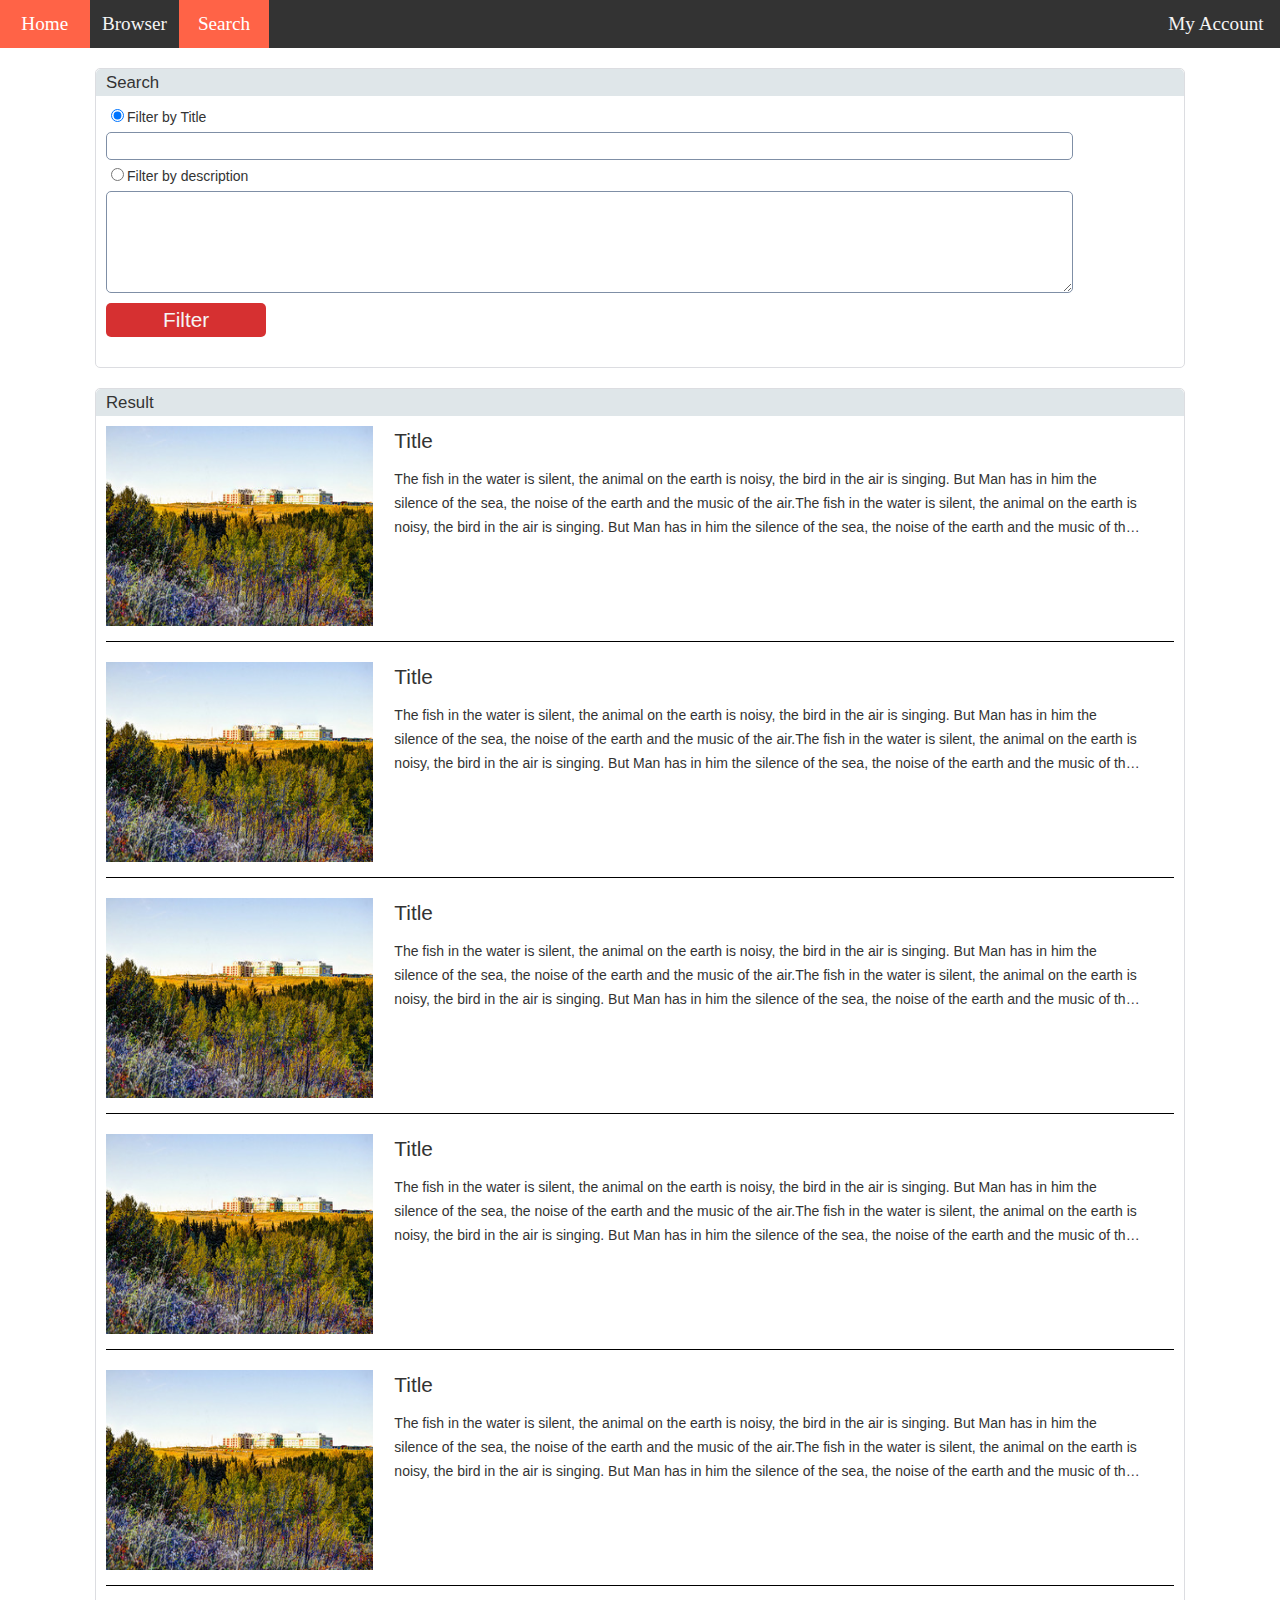
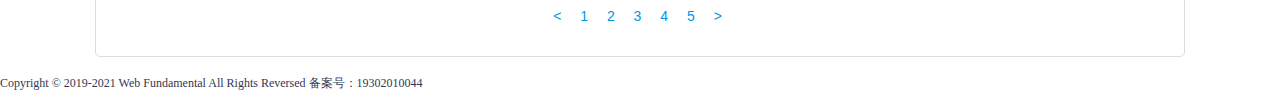
<file: src/Html/search.html>
<!DOCTYPE html>
<html lang="en">

<head>
    <meta charset="UTF-8">
    <meta name="viewport" content="width=device-width, initial-scale=1.0">
    <title>Search</title>
    <link rel="stylesheet" href="../../fonts/font1/iconfont.css">
    <link rel="stylesheet" href="../css/reset.css">
    <link rel="stylesheet" href="../css/nav.css">
    <link rel="stylesheet" href="../css/footer2.css">
    <link rel="stylesheet" href="../css/search.css">

</head>

<body>
    <!-- 导航栏 -->
    <nav class="clear" id="top">
        <ul class="nav">
            <li><a href="./home.html">Home</a></li>
            <li><a href="./browser.html">Browser</a></li>
            <li class="selected"><a href="./search.html">Search</a></li>
            <li class="acount">My Account
                <ul>
                    <li><a href="./upload.html"><i class="iconfont icon-shangchuan"></i>Upload</a></li>
                    <li><a href="./photo.html"><i class="iconfont icon-zhaopian"></i>Photos</a></li>
                    <li><a href="./favor.html"><i class="iconfont icon-shoucang"></i>Collection</a></li>
                    <li><a href="../../index.html"><i class="iconfont icon--dengru"></i>Login</a></li>
                </ul>
            </li>
        </ul>
    </nav>
    <!-- 搜索栏 -->
    <div class="search">
        <h1>Search</h1>
        <div class="main">
            <input type="radio" name="filter" value="title" class="radio" checked>Filter by Title
            <div class="title"><input type="text"></div>
            <input type="radio" name="filter" value="description" class="radio">Filter by description
            <div class="description"><textarea></textarea></div>
            <div class="button"><input type="button" name="" value="Filter" onclick="alert('已完成')"></div>
        </div>
    </div>
    <!-- 图片结果 -->
    <div class="result">
        <h1>Result</h1>
        <div class="main">
            <div class="detail">
                <div class="image">
                    <a href="./detail.html"><img src="../../img/normal/small/6592902825.jpg" alt="无法显示"></a>
                </div>
                <div class="dp">
                    <h2>Title</h2>
                    <div class="imagedp">
                        <p>The fish in the water is silent, the animal on the earth is noisy, the bird in the air is singing. But Man has in him the silence of the sea, the noise of the earth and the music of the air.The fish in the water is silent, the
                            animal on the earth is noisy, the bird in the air is singing. But Man has in him the silence of the sea, the noise of the earth and the music of the air.the noise of the earth and the music of the air.The fish in the water
                            is silent, the animal on the earth is noisy, the bird in the air is singing. But Man has in him the silence of the sea, the noise of the earth and the music of the air.</p>
                    </div>
                </div>
            </div>
            <div class="detail">
                <div class="image">
                    <a href="./detail.html"><img src="../../img/normal/small/6592902825.jpg" alt="无法显示"></a>
                </div>
                <div class="dp">
                    <h2>Title</h2>
                    <div class="imagedp">
                        <p>The fish in the water is silent, the animal on the earth is noisy, the bird in the air is singing. But Man has in him the silence of the sea, the noise of the earth and the music of the air.The fish in the water is silent, the
                            animal on the earth is noisy, the bird in the air is singing. But Man has in him the silence of the sea, the noise of the earth and the music of the air.the noise of the earth and the music of the air.The fish in the water
                            is silent, the animal on the earth is noisy, the bird in the air is singing. But Man has in him the silence of the sea, the noise of the earth and the music of the air.</p>
                    </div>
                </div>
            </div>
            <div class="detail">
                <div class="image">
                    <a href="./detail.html"><img src="../../img/normal/small/6592902825.jpg" alt="无法显示"></a>
                </div>
                <div class="dp">
                    <h2>Title</h2>
                    <div class="imagedp">
                        <p>The fish in the water is silent, the animal on the earth is noisy, the bird in the air is singing. But Man has in him the silence of the sea, the noise of the earth and the music of the air.The fish in the water is silent, the
                            animal on the earth is noisy, the bird in the air is singing. But Man has in him the silence of the sea, the noise of the earth and the music of the air.the noise of the earth and the music of the air.The fish in the water
                            is silent, the animal on the earth is noisy, the bird in the air is singing. But Man has in him the silence of the sea, the noise of the earth and the music of the air.</p>
                    </div>
                </div>
            </div>
            <div class="detail">
                <div class="image">
                    <a href="./detail.html"><img src="../../img/normal/small/6592902825.jpg" alt="无法显示"></a>
                </div>
                <div class="dp">
                    <h2>Title</h2>
                    <div class="imagedp">
                        <p>The fish in the water is silent, the animal on the earth is noisy, the bird in the air is singing. But Man has in him the silence of the sea, the noise of the earth and the music of the air.The fish in the water is silent, the
                            animal on the earth is noisy, the bird in the air is singing. But Man has in him the silence of the sea, the noise of the earth and the music of the air.the noise of the earth and the music of the air.The fish in the water
                            is silent, the animal on the earth is noisy, the bird in the air is singing. But Man has in him the silence of the sea, the noise of the earth and the music of the air.</p>
                    </div>
                </div>
            </div>
            <div class="detail">
                <div class="image">
                    <a href="./detail.html"><img src="../../img/normal/small/6592902825.jpg" alt="无法显示"></a>
                </div>
                <div class="dp">
                    <h2>Title</h2>
                    <div class="imagedp">
                        <p>The fish in the water is silent, the animal on the earth is noisy, the bird in the air is singing. But Man has in him the silence of the sea, the noise of the earth and the music of the air.The fish in the water is silent, the
                            animal on the earth is noisy, the bird in the air is singing. But Man has in him the silence of the sea, the noise of the earth and the music of the air.the noise of the earth and the music of the air.The fish in the water
                            is silent, the animal on the earth is noisy, the bird in the air is singing. But Man has in him the silence of the sea, the noise of the earth and the music of the air.</p>
                    </div>
                </div>
            </div>
            <!-- 页码 -->
            <div class="link">
                <a href="">&lt;</a>
                <a href="">1</a>
                <a href="">2</a>
                <a href="">3</a>
                <a href="">4</a>
                <a href="">5</a>
                <a href="">&gt;</a>
            </div>
        </div>
    </div>

    <footer>
        Copyright &copy; 2019-2021 Web Fundamental All Rights Reversed 备案号：19302010044
    </footer>

</body>

</html>
</file>
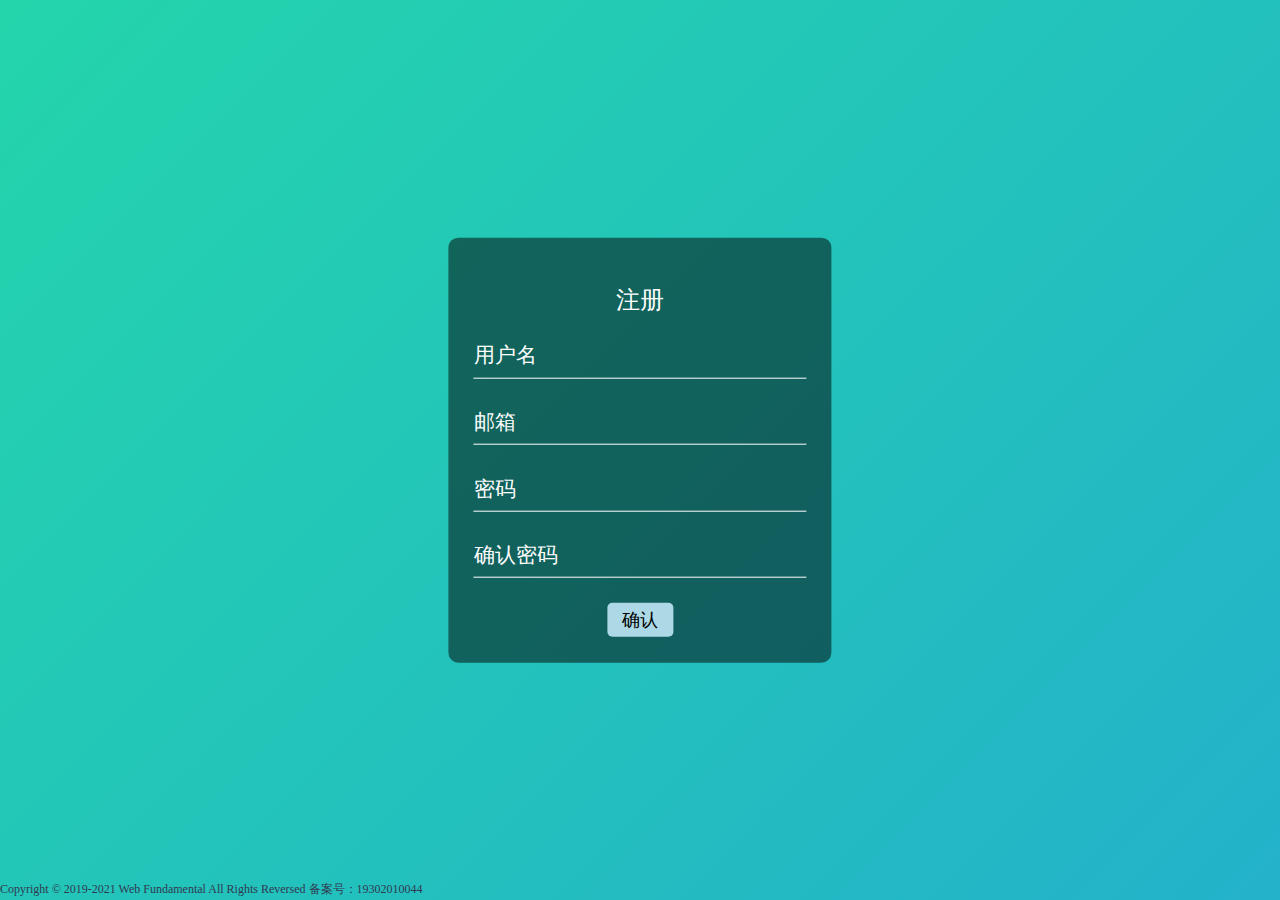
<file: src/Html/signin.html>
<!DOCTYPE html>
<html lang="en">

<head>
    <meta charset="UTF-8">
    <meta name="viewport" content="width=device-width, initial-scale=1.0">
    <title>Signin</title>
    <link rel="stylesheet" href="../css/reset.css">
    <link rel="stylesheet" href="../css/signin.css">
    <link rel="stylesheet" href="../css/footer.css">
</head>

<body>
    <div class="signin ">
        <h2>注册</h2>
        <!-- form -->
        <form action="" method="">
            <div class="input">
                <input type="text" required name="username" value="">
                <label>用户名</label>
            </div>
            <div class="input">
                <input type="text" required name="email" value="">
                <label for="">邮箱</label>
            </div>
            <div class="input">
                <input type="password" required name="password1" value="">
                <label for="">密码</label>
            </div>
            <div class="input">
                <input type="password" required name="password2" value="">
                <label for="">确认密码</label>
            </div>
            <input type="submit" name="提交" value="确认" class="input" onclick="javascrtpt:window.location.href='../../index.html'">
            <!-- 点击后跳转到登录页面 -->
    </div>
    </form>
    <footer class="clearfix">
        Copyright &copy; 2019-2021 Web Fundamental All Rights Reversed 备案号：19302010044
    </footer>

</body>

</html>
</file>
<file: src/css/login.css>
.main {
    position: absolute;
    top: 50%;
    left: 50%;
    text-align: left;
    transform: translate(-50%, -50%);
    width: 24%;
    background-color: rgba(0, 0, 0, 0.5);
    text-align: center;
    border-radius: 10px;
    padding: 1.97%;
}

.main .inputs {
    position: relative;
}

body {
    height: 100vh;
    background: linear-gradient(-45deg, #ee7752, #e73c7e, #23a6d5, #23d5ab);
    background-size: 400% 400%;
    animation: linergraid 15s ease infinite;
}

@keyframes linergraid {
    0% {
        background-position: 0% 50%;
    }
    50% {
        background-position: 100% 50%;
    }
    100% {
        background-position: 0% 50%;
    }
}

.main .inputs input {
    border: none;
    outline: none;
    background-color: transparent;
    width: 100%;
    padding: 2.5% 0;
    font-size: 1.3em;
    color: white;
    margin-bottom: 7.5%;
    border-bottom: 1px solid white;
}

.main .inputs label {
    color: white;
    font-size: 1.3em;
    position: absolute;
    top: 0;
    left: 0;
    padding: 2.5% 0;
    pointer-events: none;
    transition: 0.5s;
}

.main .inputs input:focus~label,
.main .inputs input:valid~label {
    top: -25%;
    /*18px*/
    left: 0;
    color: cornflowerblue;
    font-size: 1em;
}

.main h2 {
    font-size: 1.5em;
    color: #ffffff;
    margin-top: 2.5%;
    margin-bottom: 7.5%;
}

.main [type="button"] {
    border: 1px lightblue;
    padding: 5px 15px;
    font-size: 1.1em;
    outline: none;
    border: none;
    border-radius: 5px;
    background-color: lightblue;
}

.register {
    color: white;
    position: absolute;
    top: 74%;
    left: 50%;
    transform: translateX(-50%);
}

.register a {
    color: royalblue;
    font-weight: bold;
    text-decoration: underline;
}
</file>
<file: src/css/footer.css>
footer {
    position: absolute;
    font-size: 12px;
    bottom: 5px;
    color: #303952;
}

body {
    position: relative;
}
</file>
<file: fonts/font1/demo.css>
/* Logo 字体 */
@font-face {
  font-family: "iconfont logo";
  src: url('https://at.alicdn.com/t/font_985780_km7mi63cihi.eot?t=1545807318834');
  src: url('https://at.alicdn.com/t/font_985780_km7mi63cihi.eot?t=1545807318834#iefix') format('embedded-opentype'),
    url('https://at.alicdn.com/t/font_985780_km7mi63cihi.woff?t=1545807318834') format('woff'),
    url('https://at.alicdn.com/t/font_985780_km7mi63cihi.ttf?t=1545807318834') format('truetype'),
    url('https://at.alicdn.com/t/font_985780_km7mi63cihi.svg?t=1545807318834#iconfont') format('svg');
}

.logo {
  font-family: "iconfont logo";
  font-size: 160px;
  font-style: normal;
  -webkit-font-smoothing: antialiased;
  -moz-osx-font-smoothing: grayscale;
}

/* tabs */
.nav-tabs {
  position: relative;
}

.nav-tabs .nav-more {
  position: absolute;
  right: 0;
  bottom: 0;
  height: 42px;
  line-height: 42px;
  color: #666;
}

#tabs {
  border-bottom: 1px solid #eee;
}

#tabs li {
  cursor: pointer;
  width: 100px;
  height: 40px;
  line-height: 40px;
  text-align: center;
  font-size: 16px;
  border-bottom: 2px solid transparent;
  position: relative;
  z-index: 1;
  margin-bottom: -1px;
  color: #666;
}


#tabs .active {
  border-bottom-color: #f00;
  color: #222;
}

.tab-container .content {
  display: none;
}

/* 页面布局 */
.main {
  padding: 30px 100px;
  width: 960px;
  margin: 0 auto;
}

.main .logo {
  color: #333;
  text-align: left;
  margin-bottom: 30px;
  line-height: 1;
  height: 110px;
  margin-top: -50px;
  overflow: hidden;
  *zoom: 1;
}

.main .logo a {
  font-size: 160px;
  color: #333;
}

.helps {
  margin-top: 40px;
}

.helps pre {
  padding: 20px;
  margin: 10px 0;
  border: solid 1px #e7e1cd;
  background-color: #fffdef;
  overflow: auto;
}

.icon_lists {
  width: 100% !important;
  overflow: hidden;
  *zoom: 1;
}

.icon_lists li {
  width: 100px;
  margin-bottom: 10px;
  margin-right: 20px;
  text-align: center;
  list-style: none !important;
  cursor: default;
}

.icon_lists li .code-name {
  line-height: 1.2;
}

.icon_lists .icon {
  display: block;
  height: 100px;
  line-height: 100px;
  font-size: 42px;
  margin: 10px auto;
  color: #333;
  -webkit-transition: font-size 0.25s linear, width 0.25s linear;
  -moz-transition: font-size 0.25s linear, width 0.25s linear;
  transition: font-size 0.25s linear, width 0.25s linear;
}

.icon_lists .icon:hover {
  font-size: 100px;
}

.icon_lists .svg-icon {
  /* 通过设置 font-size 来改变图标大小 */
  width: 1em;
  /* 图标和文字相邻时，垂直对齐 */
  vertical-align: -0.15em;
  /* 通过设置 color 来改变 SVG 的颜色/fill */
  fill: currentColor;
  /* path 和 stroke 溢出 viewBox 部分在 IE 下会显示
      normalize.css 中也包含这行 */
  overflow: hidden;
}

.icon_lists li .name,
.icon_lists li .code-name {
  color: #666;
}

/* markdown 样式 */
.markdown {
  color: #666;
  font-size: 14px;
  line-height: 1.8;
}

.highlight {
  line-height: 1.5;
}

.markdown img {
  vertical-align: middle;
  max-width: 100%;
}

.markdown h1 {
  color: #404040;
  font-weight: 500;
  line-height: 40px;
  margin-bottom: 24px;
}

.markdown h2,
.markdown h3,
.markdown h4,
.markdown h5,
.markdown h6 {
  color: #404040;
  margin: 1.6em 0 0.6em 0;
  font-weight: 500;
  clear: both;
}

.markdown h1 {
  font-size: 28px;
}

.markdown h2 {
  font-size: 22px;
}

.markdown h3 {
  font-size: 16px;
}

.markdown h4 {
  font-size: 14px;
}

.markdown h5 {
  font-size: 12px;
}

.markdown h6 {
  font-size: 12px;
}

.markdown hr {
  height: 1px;
  border: 0;
  background: #e9e9e9;
  margin: 16px 0;
  clear: both;
}

.markdown p {
  margin: 1em 0;
}

.markdown>p,
.markdown>blockquote,
.markdown>.highlight,
.markdown>ol,
.markdown>ul {
  width: 80%;
}

.markdown ul>li {
  list-style: circle;
}

.markdown>ul li,
.markdown blockquote ul>li {
  margin-left: 20px;
  padding-left: 4px;
}

.markdown>ul li p,
.markdown>ol li p {
  margin: 0.6em 0;
}

.markdown ol>li {
  list-style: decimal;
}

.markdown>ol li,
.markdown blockquote ol>li {
  margin-left: 20px;
  padding-left: 4px;
}

.markdown code {
  margin: 0 3px;
  padding: 0 5px;
  background: #eee;
  border-radius: 3px;
}

.markdown strong,
.markdown b {
  font-weight: 600;
}

.markdown>table {
  border-collapse: collapse;
  border-spacing: 0px;
  empty-cells: show;
  border: 1px solid #e9e9e9;
  width: 95%;
  margin-bottom: 24px;
}

.markdown>table th {
  white-space: nowrap;
  color: #333;
  font-weight: 600;
}

.markdown>table th,
.markdown>table td {
  border: 1px solid #e9e9e9;
  padding: 8px 16px;
  text-align: left;
}

.markdown>table th {
  background: #F7F7F7;
}

.markdown blockquote {
  font-size: 90%;
  color: #999;
  border-left: 4px solid #e9e9e9;
  padding-left: 0.8em;
  margin: 1em 0;
}

.markdown blockquote p {
  margin: 0;
}

.markdown .anchor {
  opacity: 0;
  transition: opacity 0.3s ease;
  margin-left: 8px;
}

.markdown .waiting {
  color: #ccc;
}

.markdown h1:hover .anchor,
.markdown h2:hover .anchor,
.markdown h3:hover .anchor,
.markdown h4:hover .anchor,
.markdown h5:hover .anchor,
.markdown h6:hover .anchor {
  opacity: 1;
  display: inline-block;
}

.markdown>br,
.markdown>p>br {
  clear: both;
}


.hljs {
  display: block;
  background: white;
  padding: 0.5em;
  color: #333333;
  overflow-x: auto;
}

.hljs-comment,
.hljs-meta {
  color: #969896;
}

.hljs-string,
.hljs-variable,
.hljs-template-variable,
.hljs-strong,
.hljs-emphasis,
.hljs-quote {
  color: #df5000;
}

.hljs-keyword,
.hljs-selector-tag,
.hljs-type {
  color: #a71d5d;
}

.hljs-literal,
.hljs-symbol,
.hljs-bullet,
.hljs-attribute {
  color: #0086b3;
}

.hljs-section,
.hljs-name {
  color: #63a35c;
}

.hljs-tag {
  color: #333333;
}

.hljs-title,
.hljs-attr,
.hljs-selector-id,
.hljs-selector-class,
.hljs-selector-attr,
.hljs-selector-pseudo {
  color: #795da3;
}

.hljs-addition {
  color: #55a532;
  background-color: #eaffea;
}

.hljs-deletion {
  color: #bd2c00;
  background-color: #ffecec;
}

.hljs-link {
  text-decoration: underline;
}

/* 代码高亮 */
/* PrismJS 1.15.0
https://prismjs.com/download.html#themes=prism&languages=markup+css+clike+javascript */
/**
 * prism.js default theme for JavaScript, CSS and HTML
 * Based on dabblet (http://dabblet.com)
 * @author Lea Verou
 */
code[class*="language-"],
pre[class*="language-"] {
  color: black;
  background: none;
  text-shadow: 0 1px white;
  font-family: Consolas, Monaco, 'Andale Mono', 'Ubuntu Mono', monospace;
  text-align: left;
  white-space: pre;
  word-spacing: normal;
  word-break: normal;
  word-wrap: normal;
  line-height: 1.5;

  -moz-tab-size: 4;
  -o-tab-size: 4;
  tab-size: 4;

  -webkit-hyphens: none;
  -moz-hyphens: none;
  -ms-hyphens: none;
  hyphens: none;
}

pre[class*="language-"]::-moz-selection,
pre[class*="language-"] ::-moz-selection,
code[class*="language-"]::-moz-selection,
code[class*="language-"] ::-moz-selection {
  text-shadow: none;
  background: #b3d4fc;
}

pre[class*="language-"]::selection,
pre[class*="language-"] ::selection,
code[class*="language-"]::selection,
code[class*="language-"] ::selection {
  text-shadow: none;
  background: #b3d4fc;
}

@media print {

  code[class*="language-"],
  pre[class*="language-"] {
    text-shadow: none;
  }
}

/* Code blocks */
pre[class*="language-"] {
  padding: 1em;
  margin: .5em 0;
  overflow: auto;
}

:not(pre)>code[class*="language-"],
pre[class*="language-"] {
  background: #f5f2f0;
}

/* Inline code */
:not(pre)>code[class*="language-"] {
  padding: .1em;
  border-radius: .3em;
  white-space: normal;
}

.token.comment,
.token.prolog,
.token.doctype,
.token.cdata {
  color: slategray;
}

.token.punctuation {
  color: #999;
}

.namespace {
  opacity: .7;
}

.token.property,
.token.tag,
.token.boolean,
.token.number,
.token.constant,
.token.symbol,
.token.deleted {
  color: #905;
}

.token.selector,
.token.attr-name,
.token.string,
.token.char,
.token.builtin,
.token.inserted {
  color: #690;
}

.token.operator,
.token.entity,
.token.url,
.language-css .token.string,
.style .token.string {
  color: #9a6e3a;
  background: hsla(0, 0%, 100%, .5);
}

.token.atrule,
.token.attr-value,
.token.keyword {
  color: #07a;
}

.token.function,
.token.class-name {
  color: #DD4A68;
}

.token.regex,
.token.important,
.token.variable {
  color: #e90;
}

.token.important,
.token.bold {
  font-weight: bold;
}

.token.italic {
  font-style: italic;
}

.token.entity {
  cursor: help;
}
</file>
<file: fonts/font1/iconfont.css>
@font-face {font-family: "iconfont";
  src: url('iconfont.eot?t=1586667037275'); /* IE9 */
  src: url('iconfont.eot?t=1586667037275#iefix') format('embedded-opentype'), /* IE6-IE8 */
  url('[data-uri]') format('woff2'),
  url('iconfont.woff?t=1586667037275') format('woff'),
  url('iconfont.ttf?t=1586667037275') format('truetype'), /* chrome, firefox, opera, Safari, Android, iOS 4.2+ */
  url('iconfont.svg?t=1586667037275#iconfont') format('svg'); /* iOS 4.1- */
}

.iconfont {
  font-family: "iconfont" !important;
  font-size: 16px;
  font-style: normal;
  -webkit-font-smoothing: antialiased;
  -moz-osx-font-smoothing: grayscale;
}

.icon-shangxia:before {
  content: "\e60b";
}

.icon-sousuo:before {
  content: "\e61c";
}

.icon-zhaopian:before {
  content: "\e640";
}

.icon-shangchuan:before {
  content: "\e797";
}

.icon-shoucang:before {
  content: "\e613";
}

.icon--dengru:before {
  content: "\e619";
}

.icon-iconfontweixin:before {
  content: "\e635";
}

.icon-QQ:before {
  content: "\e62a";
}

.icon-youxiang:before {
  content: "\e678";
}
</file>
<file: fonts/font2/demo.css>
/* Logo 字体 */
@font-face {
  font-family: "iconfont logo";
  src: url('https://at.alicdn.com/t/font_985780_km7mi63cihi.eot?t=1545807318834');
  src: url('https://at.alicdn.com/t/font_985780_km7mi63cihi.eot?t=1545807318834#iefix') format('embedded-opentype'),
    url('https://at.alicdn.com/t/font_985780_km7mi63cihi.woff?t=1545807318834') format('woff'),
    url('https://at.alicdn.com/t/font_985780_km7mi63cihi.ttf?t=1545807318834') format('truetype'),
    url('https://at.alicdn.com/t/font_985780_km7mi63cihi.svg?t=1545807318834#iconfont') format('svg');
}

.logo {
  font-family: "iconfont logo";
  font-size: 160px;
  font-style: normal;
  -webkit-font-smoothing: antialiased;
  -moz-osx-font-smoothing: grayscale;
}

/* tabs */
.nav-tabs {
  position: relative;
}

.nav-tabs .nav-more {
  position: absolute;
  right: 0;
  bottom: 0;
  height: 42px;
  line-height: 42px;
  color: #666;
}

#tabs {
  border-bottom: 1px solid #eee;
}

#tabs li {
  cursor: pointer;
  width: 100px;
  height: 40px;
  line-height: 40px;
  text-align: center;
  font-size: 16px;
  border-bottom: 2px solid transparent;
  position: relative;
  z-index: 1;
  margin-bottom: -1px;
  color: #666;
}


#tabs .active {
  border-bottom-color: #f00;
  color: #222;
}

.tab-container .content {
  display: none;
}

/* 页面布局 */
.main {
  padding: 30px 100px;
  width: 960px;
  margin: 0 auto;
}

.main .logo {
  color: #333;
  text-align: left;
  margin-bottom: 30px;
  line-height: 1;
  height: 110px;
  margin-top: -50px;
  overflow: hidden;
  *zoom: 1;
}

.main .logo a {
  font-size: 160px;
  color: #333;
}

.helps {
  margin-top: 40px;
}

.helps pre {
  padding: 20px;
  margin: 10px 0;
  border: solid 1px #e7e1cd;
  background-color: #fffdef;
  overflow: auto;
}

.icon_lists {
  width: 100% !important;
  overflow: hidden;
  *zoom: 1;
}

.icon_lists li {
  width: 100px;
  margin-bottom: 10px;
  margin-right: 20px;
  text-align: center;
  list-style: none !important;
  cursor: default;
}

.icon_lists li .code-name {
  line-height: 1.2;
}

.icon_lists .icon {
  display: block;
  height: 100px;
  line-height: 100px;
  font-size: 42px;
  margin: 10px auto;
  color: #333;
  -webkit-transition: font-size 0.25s linear, width 0.25s linear;
  -moz-transition: font-size 0.25s linear, width 0.25s linear;
  transition: font-size 0.25s linear, width 0.25s linear;
}

.icon_lists .icon:hover {
  font-size: 100px;
}

.icon_lists .svg-icon {
  /* 通过设置 font-size 来改变图标大小 */
  width: 1em;
  /* 图标和文字相邻时，垂直对齐 */
  vertical-align: -0.15em;
  /* 通过设置 color 来改变 SVG 的颜色/fill */
  fill: currentColor;
  /* path 和 stroke 溢出 viewBox 部分在 IE 下会显示
      normalize.css 中也包含这行 */
  overflow: hidden;
}

.icon_lists li .name,
.icon_lists li .code-name {
  color: #666;
}

/* markdown 样式 */
.markdown {
  color: #666;
  font-size: 14px;
  line-height: 1.8;
}

.highlight {
  line-height: 1.5;
}

.markdown img {
  vertical-align: middle;
  max-width: 100%;
}

.markdown h1 {
  color: #404040;
  font-weight: 500;
  line-height: 40px;
  margin-bottom: 24px;
}

.markdown h2,
.markdown h3,
.markdown h4,
.markdown h5,
.markdown h6 {
  color: #404040;
  margin: 1.6em 0 0.6em 0;
  font-weight: 500;
  clear: both;
}

.markdown h1 {
  font-size: 28px;
}

.markdown h2 {
  font-size: 22px;
}

.markdown h3 {
  font-size: 16px;
}

.markdown h4 {
  font-size: 14px;
}

.markdown h5 {
  font-size: 12px;
}

.markdown h6 {
  font-size: 12px;
}

.markdown hr {
  height: 1px;
  border: 0;
  background: #e9e9e9;
  margin: 16px 0;
  clear: both;
}

.markdown p {
  margin: 1em 0;
}

.markdown>p,
.markdown>blockquote,
.markdown>.highlight,
.markdown>ol,
.markdown>ul {
  width: 80%;
}

.markdown ul>li {
  list-style: circle;
}

.markdown>ul li,
.markdown blockquote ul>li {
  margin-left: 20px;
  padding-left: 4px;
}

.markdown>ul li p,
.markdown>ol li p {
  margin: 0.6em 0;
}

.markdown ol>li {
  list-style: decimal;
}

.markdown>ol li,
.markdown blockquote ol>li {
  margin-left: 20px;
  padding-left: 4px;
}

.markdown code {
  margin: 0 3px;
  padding: 0 5px;
  background: #eee;
  border-radius: 3px;
}

.markdown strong,
.markdown b {
  font-weight: 600;
}

.markdown>table {
  border-collapse: collapse;
  border-spacing: 0px;
  empty-cells: show;
  border: 1px solid #e9e9e9;
  width: 95%;
  margin-bottom: 24px;
}

.markdown>table th {
  white-space: nowrap;
  color: #333;
  font-weight: 600;
}

.markdown>table th,
.markdown>table td {
  border: 1px solid #e9e9e9;
  padding: 8px 16px;
  text-align: left;
}

.markdown>table th {
  background: #F7F7F7;
}

.markdown blockquote {
  font-size: 90%;
  color: #999;
  border-left: 4px solid #e9e9e9;
  padding-left: 0.8em;
  margin: 1em 0;
}

.markdown blockquote p {
  margin: 0;
}

.markdown .anchor {
  opacity: 0;
  transition: opacity 0.3s ease;
  margin-left: 8px;
}

.markdown .waiting {
  color: #ccc;
}

.markdown h1:hover .anchor,
.markdown h2:hover .anchor,
.markdown h3:hover .anchor,
.markdown h4:hover .anchor,
.markdown h5:hover .anchor,
.markdown h6:hover .anchor {
  opacity: 1;
  display: inline-block;
}

.markdown>br,
.markdown>p>br {
  clear: both;
}


.hljs {
  display: block;
  background: white;
  padding: 0.5em;
  color: #333333;
  overflow-x: auto;
}

.hljs-comment,
.hljs-meta {
  color: #969896;
}

.hljs-string,
.hljs-variable,
.hljs-template-variable,
.hljs-strong,
.hljs-emphasis,
.hljs-quote {
  color: #df5000;
}

.hljs-keyword,
.hljs-selector-tag,
.hljs-type {
  color: #a71d5d;
}

.hljs-literal,
.hljs-symbol,
.hljs-bullet,
.hljs-attribute {
  color: #0086b3;
}

.hljs-section,
.hljs-name {
  color: #63a35c;
}

.hljs-tag {
  color: #333333;
}

.hljs-title,
.hljs-attr,
.hljs-selector-id,
.hljs-selector-class,
.hljs-selector-attr,
.hljs-selector-pseudo {
  color: #795da3;
}

.hljs-addition {
  color: #55a532;
  background-color: #eaffea;
}

.hljs-deletion {
  color: #bd2c00;
  background-color: #ffecec;
}

.hljs-link {
  text-decoration: underline;
}

/* 代码高亮 */
/* PrismJS 1.15.0
https://prismjs.com/download.html#themes=prism&languages=markup+css+clike+javascript */
/**
 * prism.js default theme for JavaScript, CSS and HTML
 * Based on dabblet (http://dabblet.com)
 * @author Lea Verou
 */
code[class*="language-"],
pre[class*="language-"] {
  color: black;
  background: none;
  text-shadow: 0 1px white;
  font-family: Consolas, Monaco, 'Andale Mono', 'Ubuntu Mono', monospace;
  text-align: left;
  white-space: pre;
  word-spacing: normal;
  word-break: normal;
  word-wrap: normal;
  line-height: 1.5;

  -moz-tab-size: 4;
  -o-tab-size: 4;
  tab-size: 4;

  -webkit-hyphens: none;
  -moz-hyphens: none;
  -ms-hyphens: none;
  hyphens: none;
}

pre[class*="language-"]::-moz-selection,
pre[class*="language-"] ::-moz-selection,
code[class*="language-"]::-moz-selection,
code[class*="language-"] ::-moz-selection {
  text-shadow: none;
  background: #b3d4fc;
}

pre[class*="language-"]::selection,
pre[class*="language-"] ::selection,
code[class*="language-"]::selection,
code[class*="language-"] ::selection {
  text-shadow: none;
  background: #b3d4fc;
}

@media print {

  code[class*="language-"],
  pre[class*="language-"] {
    text-shadow: none;
  }
}

/* Code blocks */
pre[class*="language-"] {
  padding: 1em;
  margin: .5em 0;
  overflow: auto;
}

:not(pre)>code[class*="language-"],
pre[class*="language-"] {
  background: #f5f2f0;
}

/* Inline code */
:not(pre)>code[class*="language-"] {
  padding: .1em;
  border-radius: .3em;
  white-space: normal;
}

.token.comment,
.token.prolog,
.token.doctype,
.token.cdata {
  color: slategray;
}

.token.punctuation {
  color: #999;
}

.namespace {
  opacity: .7;
}

.token.property,
.token.tag,
.token.boolean,
.token.number,
.token.constant,
.token.symbol,
.token.deleted {
  color: #905;
}

.token.selector,
.token.attr-name,
.token.string,
.token.char,
.token.builtin,
.token.inserted {
  color: #690;
}

.token.operator,
.token.entity,
.token.url,
.language-css .token.string,
.style .token.string {
  color: #9a6e3a;
  background: hsla(0, 0%, 100%, .5);
}

.token.atrule,
.token.attr-value,
.token.keyword {
  color: #07a;
}

.token.function,
.token.class-name {
  color: #DD4A68;
}

.token.regex,
.token.important,
.token.variable {
  color: #e90;
}

.token.important,
.token.bold {
  font-weight: bold;
}

.token.italic {
  font-style: italic;
}

.token.entity {
  cursor: help;
}
</file>
<file: fonts/font2/iconfont.css>
@font-face {font-family: "iconfont";
  src: url('iconfont.eot?t=1584961457840'); /* IE9 */
  src: url('iconfont.eot?t=1584961457840#iefix') format('embedded-opentype'), /* IE6-IE8 */
  url('[data-uri]') format('woff2'),
  url('iconfont.woff?t=1584961457840') format('woff'),
  url('iconfont.ttf?t=1584961457840') format('truetype'), /* chrome, firefox, opera, Safari, Android, iOS 4.2+ */
  url('iconfont.svg?t=1584961457840#iconfont') format('svg'); /* iOS 4.1- */
}

.iconfont {
  font-family: "iconfont" !important;
  font-size: 16px;
  font-style: normal;
  -webkit-font-smoothing: antialiased;
  -moz-osx-font-smoothing: grayscale;
}

.icon-iconfontweixin:before {
  content: "\e635";
}

.icon-QQ:before {
  content: "\e62a";
}

.icon-youxiang:before {
  content: "\e678";
}
</file>
<file: fonts/font3/demo.css>
/* Logo 字体 */
@font-face {
  font-family: "iconfont logo";
  src: url('https://at.alicdn.com/t/font_985780_km7mi63cihi.eot?t=1545807318834');
  src: url('https://at.alicdn.com/t/font_985780_km7mi63cihi.eot?t=1545807318834#iefix') format('embedded-opentype'),
    url('https://at.alicdn.com/t/font_985780_km7mi63cihi.woff?t=1545807318834') format('woff'),
    url('https://at.alicdn.com/t/font_985780_km7mi63cihi.ttf?t=1545807318834') format('truetype'),
    url('https://at.alicdn.com/t/font_985780_km7mi63cihi.svg?t=1545807318834#iconfont') format('svg');
}

.logo {
  font-family: "iconfont logo";
  font-size: 160px;
  font-style: normal;
  -webkit-font-smoothing: antialiased;
  -moz-osx-font-smoothing: grayscale;
}

/* tabs */
.nav-tabs {
  position: relative;
}

.nav-tabs .nav-more {
  position: absolute;
  right: 0;
  bottom: 0;
  height: 42px;
  line-height: 42px;
  color: #666;
}

#tabs {
  border-bottom: 1px solid #eee;
}

#tabs li {
  cursor: pointer;
  width: 100px;
  height: 40px;
  line-height: 40px;
  text-align: center;
  font-size: 16px;
  border-bottom: 2px solid transparent;
  position: relative;
  z-index: 1;
  margin-bottom: -1px;
  color: #666;
}


#tabs .active {
  border-bottom-color: #f00;
  color: #222;
}

.tab-container .content {
  display: none;
}

/* 页面布局 */
.main {
  padding: 30px 100px;
  width: 960px;
  margin: 0 auto;
}

.main .logo {
  color: #333;
  text-align: left;
  margin-bottom: 30px;
  line-height: 1;
  height: 110px;
  margin-top: -50px;
  overflow: hidden;
  *zoom: 1;
}

.main .logo a {
  font-size: 160px;
  color: #333;
}

.helps {
  margin-top: 40px;
}

.helps pre {
  padding: 20px;
  margin: 10px 0;
  border: solid 1px #e7e1cd;
  background-color: #fffdef;
  overflow: auto;
}

.icon_lists {
  width: 100% !important;
  overflow: hidden;
  *zoom: 1;
}

.icon_lists li {
  width: 100px;
  margin-bottom: 10px;
  margin-right: 20px;
  text-align: center;
  list-style: none !important;
  cursor: default;
}

.icon_lists li .code-name {
  line-height: 1.2;
}

.icon_lists .icon {
  display: block;
  height: 100px;
  line-height: 100px;
  font-size: 42px;
  margin: 10px auto;
  color: #333;
  -webkit-transition: font-size 0.25s linear, width 0.25s linear;
  -moz-transition: font-size 0.25s linear, width 0.25s linear;
  transition: font-size 0.25s linear, width 0.25s linear;
}

.icon_lists .icon:hover {
  font-size: 100px;
}

.icon_lists .svg-icon {
  /* 通过设置 font-size 来改变图标大小 */
  width: 1em;
  /* 图标和文字相邻时，垂直对齐 */
  vertical-align: -0.15em;
  /* 通过设置 color 来改变 SVG 的颜色/fill */
  fill: currentColor;
  /* path 和 stroke 溢出 viewBox 部分在 IE 下会显示
      normalize.css 中也包含这行 */
  overflow: hidden;
}

.icon_lists li .name,
.icon_lists li .code-name {
  color: #666;
}

/* markdown 样式 */
.markdown {
  color: #666;
  font-size: 14px;
  line-height: 1.8;
}

.highlight {
  line-height: 1.5;
}

.markdown img {
  vertical-align: middle;
  max-width: 100%;
}

.markdown h1 {
  color: #404040;
  font-weight: 500;
  line-height: 40px;
  margin-bottom: 24px;
}

.markdown h2,
.markdown h3,
.markdown h4,
.markdown h5,
.markdown h6 {
  color: #404040;
  margin: 1.6em 0 0.6em 0;
  font-weight: 500;
  clear: both;
}

.markdown h1 {
  font-size: 28px;
}

.markdown h2 {
  font-size: 22px;
}

.markdown h3 {
  font-size: 16px;
}

.markdown h4 {
  font-size: 14px;
}

.markdown h5 {
  font-size: 12px;
}

.markdown h6 {
  font-size: 12px;
}

.markdown hr {
  height: 1px;
  border: 0;
  background: #e9e9e9;
  margin: 16px 0;
  clear: both;
}

.markdown p {
  margin: 1em 0;
}

.markdown>p,
.markdown>blockquote,
.markdown>.highlight,
.markdown>ol,
.markdown>ul {
  width: 80%;
}

.markdown ul>li {
  list-style: circle;
}

.markdown>ul li,
.markdown blockquote ul>li {
  margin-left: 20px;
  padding-left: 4px;
}

.markdown>ul li p,
.markdown>ol li p {
  margin: 0.6em 0;
}

.markdown ol>li {
  list-style: decimal;
}

.markdown>ol li,
.markdown blockquote ol>li {
  margin-left: 20px;
  padding-left: 4px;
}

.markdown code {
  margin: 0 3px;
  padding: 0 5px;
  background: #eee;
  border-radius: 3px;
}

.markdown strong,
.markdown b {
  font-weight: 600;
}

.markdown>table {
  border-collapse: collapse;
  border-spacing: 0px;
  empty-cells: show;
  border: 1px solid #e9e9e9;
  width: 95%;
  margin-bottom: 24px;
}

.markdown>table th {
  white-space: nowrap;
  color: #333;
  font-weight: 600;
}

.markdown>table th,
.markdown>table td {
  border: 1px solid #e9e9e9;
  padding: 8px 16px;
  text-align: left;
}

.markdown>table th {
  background: #F7F7F7;
}

.markdown blockquote {
  font-size: 90%;
  color: #999;
  border-left: 4px solid #e9e9e9;
  padding-left: 0.8em;
  margin: 1em 0;
}

.markdown blockquote p {
  margin: 0;
}

.markdown .anchor {
  opacity: 0;
  transition: opacity 0.3s ease;
  margin-left: 8px;
}

.markdown .waiting {
  color: #ccc;
}

.markdown h1:hover .anchor,
.markdown h2:hover .anchor,
.markdown h3:hover .anchor,
.markdown h4:hover .anchor,
.markdown h5:hover .anchor,
.markdown h6:hover .anchor {
  opacity: 1;
  display: inline-block;
}

.markdown>br,
.markdown>p>br {
  clear: both;
}


.hljs {
  display: block;
  background: white;
  padding: 0.5em;
  color: #333333;
  overflow-x: auto;
}

.hljs-comment,
.hljs-meta {
  color: #969896;
}

.hljs-string,
.hljs-variable,
.hljs-template-variable,
.hljs-strong,
.hljs-emphasis,
.hljs-quote {
  color: #df5000;
}

.hljs-keyword,
.hljs-selector-tag,
.hljs-type {
  color: #a71d5d;
}

.hljs-literal,
.hljs-symbol,
.hljs-bullet,
.hljs-attribute {
  color: #0086b3;
}

.hljs-section,
.hljs-name {
  color: #63a35c;
}

.hljs-tag {
  color: #333333;
}

.hljs-title,
.hljs-attr,
.hljs-selector-id,
.hljs-selector-class,
.hljs-selector-attr,
.hljs-selector-pseudo {
  color: #795da3;
}

.hljs-addition {
  color: #55a532;
  background-color: #eaffea;
}

.hljs-deletion {
  color: #bd2c00;
  background-color: #ffecec;
}

.hljs-link {
  text-decoration: underline;
}

/* 代码高亮 */
/* PrismJS 1.15.0
https://prismjs.com/download.html#themes=prism&languages=markup+css+clike+javascript */
/**
 * prism.js default theme for JavaScript, CSS and HTML
 * Based on dabblet (http://dabblet.com)
 * @author Lea Verou
 */
code[class*="language-"],
pre[class*="language-"] {
  color: black;
  background: none;
  text-shadow: 0 1px white;
  font-family: Consolas, Monaco, 'Andale Mono', 'Ubuntu Mono', monospace;
  text-align: left;
  white-space: pre;
  word-spacing: normal;
  word-break: normal;
  word-wrap: normal;
  line-height: 1.5;

  -moz-tab-size: 4;
  -o-tab-size: 4;
  tab-size: 4;

  -webkit-hyphens: none;
  -moz-hyphens: none;
  -ms-hyphens: none;
  hyphens: none;
}

pre[class*="language-"]::-moz-selection,
pre[class*="language-"] ::-moz-selection,
code[class*="language-"]::-moz-selection,
code[class*="language-"] ::-moz-selection {
  text-shadow: none;
  background: #b3d4fc;
}

pre[class*="language-"]::selection,
pre[class*="language-"] ::selection,
code[class*="language-"]::selection,
code[class*="language-"] ::selection {
  text-shadow: none;
  background: #b3d4fc;
}

@media print {

  code[class*="language-"],
  pre[class*="language-"] {
    text-shadow: none;
  }
}

/* Code blocks */
pre[class*="language-"] {
  padding: 1em;
  margin: .5em 0;
  overflow: auto;
}

:not(pre)>code[class*="language-"],
pre[class*="language-"] {
  background: #f5f2f0;
}

/* Inline code */
:not(pre)>code[class*="language-"] {
  padding: .1em;
  border-radius: .3em;
  white-space: normal;
}

.token.comment,
.token.prolog,
.token.doctype,
.token.cdata {
  color: slategray;
}

.token.punctuation {
  color: #999;
}

.namespace {
  opacity: .7;
}

.token.property,
.token.tag,
.token.boolean,
.token.number,
.token.constant,
.token.symbol,
.token.deleted {
  color: #905;
}

.token.selector,
.token.attr-name,
.token.string,
.token.char,
.token.builtin,
.token.inserted {
  color: #690;
}

.token.operator,
.token.entity,
.token.url,
.language-css .token.string,
.style .token.string {
  color: #9a6e3a;
  background: hsla(0, 0%, 100%, .5);
}

.token.atrule,
.token.attr-value,
.token.keyword {
  color: #07a;
}

.token.function,
.token.class-name {
  color: #DD4A68;
}

.token.regex,
.token.important,
.token.variable {
  color: #e90;
}

.token.important,
.token.bold {
  font-weight: bold;
}

.token.italic {
  font-style: italic;
}

.token.entity {
  cursor: help;
}
</file>
<file: fonts/font3/iconfont.css>
@font-face {font-family: "iconfont";
  src: url('iconfont.eot?t=1585029977615'); /* IE9 */
  src: url('iconfont.eot?t=1585029977615#iefix') format('embedded-opentype'), /* IE6-IE8 */
  url('[data-uri]') format('woff2'),
  url('iconfont.woff?t=1585029977615') format('woff'),
  url('iconfont.ttf?t=1585029977615') format('truetype'), /* chrome, firefox, opera, Safari, Android, iOS 4.2+ */
  url('iconfont.svg?t=1585029977615#iconfont') format('svg'); /* iOS 4.1- */
}

.iconfont {
  font-family: "iconfont" !important;
  font-size: 16px;
  font-style: normal;
  -webkit-font-smoothing: antialiased;
  -moz-osx-font-smoothing: grayscale;
}

.icon-tubiao02:before {
  content: "\e602";
}

.icon-shuaxin:before {
  content: "\e61a";
}
</file>
<file: src/css/nav.css>
nav {
    width: 100%;
    font-size: 1.2em;
    color: whitesmoke;
    background-color: #333333;
    height: 2.5em;
}

.clear::after {
    content: "";
    display: block;
    clear: both;
}

nav .nav li {
    line-height: 2.5em;
    float: left;
    text-align: center;
    width: 7%;
}

nav .nav .selected {
    background-color: tomato;
    color: white;
}

nav .nav li:hover {
    background-color: tomato;
    color: white;
}

nav .nav .acount {
    width: 10%;
    float: right;
    position: relative;
}

nav .nav .acount ul {
    display: none;
}

nav .nav .acount:hover ul {
    display: block;
    position: absolute;
    width: 100%;
    right: 0px;
}

nav .nav .acount:hover ul li {
    background-color: #6666CC;
    width: 100%;
}

nav .nav .acount:hover ul li:hover {
    background-color: #9999FF;
    color: white;
}

nav .iconfont {
    float: left;
    margin-left: 2px;
    font-size: 23px;
}
</file>
<file: src/css/browser.css>
.leftside {
    float: left;
    font-family: Arial, Helvetica, sans-serif;
    width: 20%;
}

body {
    position: relative;
}

.main {
    margin-bottom: 20px;
    font-family: "Helvetica Neue", Helvetica, Arial, sans-serif;
    font-size: 14px;
    line-height: 1.42857143;
    color: #333;
}

.rightside {
    float: right;
    width: 75%;
    margin-top: 20px;
}

.clear::after {
    content: "";
    display: block;
    clear: both;
}

.leftside .tip {
    background-color: #66CCCC;
    border-top-left-radius: 5px;
    border-top-right-radius: 5px;
    width: 100%;
    ;
    text-align: center;
    line-height: 2em;
    font-size: 1.2em;
}

.leftside .search input {
    border: 1px solid;
    border-color: gray;
    outline: none;
    font-size: 1.2em;
    line-height: 1.8rem;
    width: 80%;
}

.leftside .search {
    padding-top: 20px;
    padding-left: 10px;
    padding-bottom: 20px;
}

.leftside .hotcountry {
    padding-left: 10px;
    padding-bottom: 20px;
    text-align: center;
}

.leftside .hotcountry ul li {
    background-color: #CCFFFF;
    line-height: 2em;
    border-bottom: 1px solid #CCFFCC;
}

.leftside .hotcountry ul li:hover {
    color: tomato;
    background-color: #32ff7e;
}

.leftside .hotcountry ul li:last-child {
    border: none;
    border-bottom-left-radius: 5px;
    border-bottom-right-radius: 5px;
}

.rightside {
    margin-top: 20px;
    margin-right: 20px;
    margin-bottom: 20px;
    border: 1px solid #666666;
    border-radius: 5px
}

.rightside .title {
    background-color: #f1f2f6;
    line-height: 2em;
    text-align: center;
    font-size: 1.5em;
    border-top-left-radius: 5px;
    border-top-right-radius: 5px;
    border-bottom: 1px solid #a4b0be;
}

.rightside .filter {
    border-bottom: 1px solid #a4b0be;
    text-align: center;
    padding-top: 20px;
    padding-bottom: 20px;
}

.rightside .img {
    margin-top: 20px;
}

.rightside .img div {
    width: 20%;
    height: 200px;
    float: left;
    margin-right: 2%;
    margin-bottom: 1%;
}

.rightside .img div img {
    width: 100%;
    height: 100%;
    object-fit: cover;
}

.rightside .img div:nth-child(4n+1) {
    margin-left: 7%;
}

.texticon {
    position: relative;
}

.leftside .search .texticon .icon {
    position: absolute;
    top: 0%;
    right: 0%;
    text-align: center;
    background-color: #66CCCC;
    width: 19.3%;
    font-size: 1.6em;
    border-top: 1px solid #58B19F;
}

.leftside .search .texticon .icon:hover i {
    color: tomato;
}

.link {
    text-align: center;
    margin-bottom: 10px;
}

.link a {
    margin-right: 5px;
    padding: 5px;
    color: #747d8c;
}

.link a:hover {
    color: #dfe4ea;
}

.filter {
    display: flex;
    justify-content: space-around;
}

.select {
    width: 15%;
    position: relative;
    height: 1.8rem;
}

.replace i {
    float: right;
    width: 10%;
}

.select .replace {
    position: absolute;
    left: 0;
    top: 0;
    width: 100%;
    height: 100%;
    border-radius: 2px;
    border: 1px solid #a4b0be;
    text-align: left;
    line-height: 1.8rem;
    overflow: hidden;
}

select {
    width: 100%;
    height: 100%;
    position: absolute;
    left: 0;
    top: 0;
    z-index: 1;
    opacity: 0;
    overflow: hidden;
}

select option {
    line-height: 1.2rem;
    font-size: 1.2rem;
}

.filter input[type="button"] {
    width: 10%;
    border: none;
    outline: none;
    color: whitesmoke;
    background-color: #d63031;
    border-radius: 5px;
    line-height: 2rem;
    font-size: 1.3rem;
}
</file>
<file: src/css/footer2.css>
footer {
    font-size: 12px;
    bottom: 5px;
    color: #303952;
}
</file>
<file: src/css/detail.css>
.detail {
    border: 1px solid #b2bec3;
    border-radius: 5px;
    width: 90%;
    margin: 20px auto;
    display: flex;
    flex-wrap: wrap;
    justify-content: center;
    font-family: "Helvetica Neue", Helvetica, Arial, sans-serif;
    font-size: 14px;
    line-height: 1.42857143;
    color: #333;
}

.detail .head {
    background-color: #dfe6e9;
    font-size: 1.2em;
    line-height: 1.7rem;
    border-top-left-radius: 5px;
    border-top-right-radius: 5px;
    width: 100%;
}

.main {
    display: flex;
    flex-wrap: wrap;
    justify-content: center;
    padding: 15px;
    width: 95%;
}

.main h1 {
    width: 100%;
    text-align: center;
    line-height: 1.5rem;
    font-size: 1.2rem;
    margin-bottom: 50px;
}

.main .image {
    width: 35%;
    margin-right: 5%;
}

.main .image img {
    width: 100%;
    object-fit: cover;
}

.main .message {
    width: 25%;
}

.main .message .list {
    border-radius: 5px;
    border: 1px solid #b2bec3;
    margin-bottom: 15px;
}

.main .message h2 {
    color: whitesmoke;
    background-color: #d63031;
    line-height: 1.7rem;
    font-size: 1.1rem;
    border-top-left-radius: 4px;
    border-top-right-radius: 4px;
    padding-left: 10px;
}

.main .message .content {
    padding-left: 10px;
    line-height: 2rem;
    font-size: 1.2rem;
    color: #ff7675;
    text-align: center;
}

.main .message .contents .content {
    text-align: left;
}

.main .message .bottom {
    border-bottom: 1px dotted #dfe6e9;
}

.mian .input {
    width: 100%;
    text-align: center;
}

.main input {
    color: whitesmoke;
    background-color: #d63031;
    width: 100%;
    outline: none;
    border: none;
    border-radius: 5px;
    line-height: 2rem;
    font-size: 1.2rem;
}

.detail .description {
    width: 70%;
    line-height: 2rem;
    margin: 20px auto;
}

.detail .description p {
    text-indent: 2rem;
    word-break: break-all;
}
</file>
<file: src/css/favor.css>
.favor {
    width: 85%;
    border: 1px solid #dcdde1;
    border-radius: 5px;
    margin: 20px auto;
    padding-bottom: 20px;
    font-family: "Helvetica Neue", Helvetica, Arial, sans-serif;
    font-size: 14px;
    line-height: 1.42857143;
    color: #333;
}

h1 {
    background-color: #dfe6e9;
    font-size: 1.2em;
    line-height: 1.7rem;
    border-top-left-radius: 5px;
    border-top-right-radius: 5px;
    width: 100%;
    box-sizing: border-box;
    padding-left: 10px;
}

.main {
    padding: 10px;
}

.detail {
    display: flex;
    width: 100%;
    flex-wrap: wrap;
    margin-bottom: 20px;
    border-bottom: 1px solid black;
    padding-bottom: 10px;
}

.detail .image {
    width: 25%;
    margin-right: 2%;
}

.image img {
    width: 100%;
    min-height: 200px;
}

.detail .dp {
    width: 70%;
    display: flex;
    flex-direction: column;
}

.detail .input {
    width: 100%;
}

.detail .dp h2 {
    font-size: 1.3rem;
    box-sizing: border-box;
    height: 20%;
}

.detail .dp .imagedp {
    line-height: 1.5rem;
    display: -webkit-box;
    -webkit-box-orient: vertical;
    -webkit-line-clamp: 3;
    overflow: hidden;
    margin-bottom: 10px;
}

.detail .input input {
    outline: none;
    border: none;
    border-radius: 5px;
    color: whitesmoke;
    background-color: #d63031;
    width: 10%;
    line-height: 2rem;
    font-size: 1.3rem;
    min-width: 70px;
}

.link {
    text-align: center;
}

.link a {
    margin-right: 5px;
    padding: 5px;
    color: #0097e6;
}

.link a:hover {
    color: #18dcff;
}
</file>
<file: src/css/home.css>
.mainPhoto {
    width: 100%;
    text-align: center;
    height: 700px;
    margin-bottom: 50px;
}

h4 {
    font-size: 1.2rem;
}

.mainPhoto img {
    width: 100%;
    height: 100%;
    object-fit: fill;
}

.otherphoto {
    display: flex;
    flex-wrap: wrap;
    justify-content: space-around;
    margin-top: 20px;
    margin-bottom: 30px;
    box-sizing: border-box;
    font-family: "Helvetica Neue", Helvetica, Arial, sans-serif;
    font-size: 14px;
    line-height: 1.42857143;
    color: #333;
}

.otherphoto .photo {
    width: 23%;
    height: 350px;
    padding: 20px 20px;
    background-color: rgba(204, 204, 204, 0.5);
    border-radius: 10px;
    margin-right: 10%;
    margin-bottom: 5%;
    box-sizing: border-box;
}

.otherphoto .photo .description {
    width: 100%;
    display: -webkit-box;
    -webkit-box-orient: vertical;
    -webkit-line-clamp: 3;
    overflow: hidden;
}

.otherphoto .photo img {
    width: 100%;
    height: 200px;
    object-fit: cover;
}

.otherphoto .photo:nth-child(3n) {
    margin-right: 0px;
}

.iconfont:hover {
    color: tomato;
}

footer {
    background-color: rgba(51, 51, 51, 1);
    color: whitesmoke;
    text-align: center;
}

footer .firstline {
    padding-top: 40px;
    margin-bottom: 20px;
}

footer .secondline {
    margin-bottom: 20px;
}

footer .thirdline {
    padding-bottom: 10px;
}

footer .firstline a:hover {
    color: rgb(204, 51, 51);
}

footer .secondline i {
    margin-right: 1em;
    font-size: 30px;
}

.buttons i {
    position: fixed;
    font-size: 25px;
    padding: 10px;
    border-radius: 50%;
}

.buttons .i1 {
    right: 6%;
    bottom: 5%;
    background-color: #CCCCCC;
}

.buttons .i2 {
    right: 2%;
    bottom: 5%;
    background-color: #CCCCCC;
}
</file>
<file: src/css/photo.css>
.photo {
    width: 85%;
    border: 1px solid #dcdde1;
    border-radius: 5px;
    margin: 20px auto;
    padding-bottom: 20px;
    font-family: "Helvetica Neue", Helvetica, Arial, sans-serif;
    font-size: 14px;
    line-height: 1.42857143;
    color: #333;
}

h1 {
    background-color: #dfe6e9;
    font-size: 1.2em;
    line-height: 1.7rem;
    border-top-left-radius: 5px;
    border-top-right-radius: 5px;
    width: 100%;
    box-sizing: border-box;
    padding-left: 10px;
}

.main {
    padding: 10px;
}

.detail {
    display: flex;
    width: 100%;
    flex-wrap: wrap;
    margin-bottom: 20px;
    border-bottom: 1px solid black;
    padding-bottom: 10px;
}

.detail .image {
    width: 25%;
    margin-right: 2%;
}

.image img {
    width: 100%;
    min-height: 200px;
}

.detail .dp {
    width: 70%;
    display: flex;
    flex-direction: column;
}

.detail .input {
    width: 100%;
}

.detail .dp h2 {
    font-size: 1.3rem;
    box-sizing: border-box;
    height: 20%;
}

.detail .dp .imagedp {
    line-height: 1.5rem;
    display: -webkit-box;
    -webkit-box-orient: vertical;
    -webkit-line-clamp: 3;
    overflow: hidden;
    margin-bottom: 10px;
}

.detail .input input {
    outline: none;
    border: none;
    border-radius: 5px;
    color: whitesmoke;
    background-color: #d63031;
    width: 10%;
    line-height: 2rem;
    font-size: 1.3rem;
    min-width: 70px;
}

.link {
    text-align: center;
}

.link a {
    margin-right: 5px;
    padding: 5px;
    color: #0097e6;
}

.link a:hover {
    color: #18dcff;
}
</file>
<file: src/css/search.css>
.search {
    width: 85%;
    border: 1px solid #dcdde1;
    border-radius: 5px;
    margin: 20px auto;
    padding-bottom: 20px;
    font-family: "Helvetica Neue", Helvetica, Arial, sans-serif;
    font-size: 14px;
    line-height: 1.42857143;
    color: #333;
}

h1 {
    background-color: #dfe6e9;
    font-size: 1.2em;
    line-height: 1.7rem;
    border-top-left-radius: 5px;
    border-top-right-radius: 5px;
    width: 100%;
    box-sizing: border-box;
    padding-left: 10px;
}

.search .main {
    padding: 10px;
}

.search input[type="text"] {
    width: 90%;
    outline: none;
    border: none;
    border: 1px solid #7f8fa6;
    border-radius: 5px;
    font-size: 1.3rem;
    margin: 5px 0;
}

.search .description {
    margin: 5px 0;
}

.search textarea {
    max-width: 90%;
    min-width: 90%;
    height: 5rem;
    max-height: 6rem;
    min-height: 6rem;
    outline: none;
    border: none;
    border: 1px solid #7f8fa6;
    border-radius: 5px;
    font-size: 1.3rem;
}

.button [type="button"] {
    outline: none;
    border: none;
    border-radius: 5px;
    color: whitesmoke;
    background-color: #d63031;
    width: 15%;
    line-height: 2rem;
    font-size: 1.3rem;
}

.result {
    width: 85%;
    border: 1px solid #dcdde1;
    border-radius: 5px;
    margin: 20px auto;
    padding-bottom: 20px;
    font-family: "Helvetica Neue", Helvetica, Arial, sans-serif;
    font-size: 14px;
    line-height: 1.42857143;
    color: #333;
}

.result .main {
    padding: 10px;
}

.result .detail {
    display: flex;
    width: 100%;
    margin-bottom: 20px;
    border-bottom: 1px solid black;
    padding-bottom: 10px;
}

.result .detail .image {
    width: 25%;
    margin-right: 2%;
}

.result .image img {
    width: 100%;
    min-height: 200px;
}

.detail .dp {
    width: 70%;
    display: flex;
    flex-direction: column;
}

.detail .dp h2 {
    font-size: 1.3rem;
    box-sizing: border-box;
    height: 20%;
}

.detail .dp .imagedp {
    line-height: 1.5rem;
    display: -webkit-box;
    -webkit-box-orient: vertical;
    -webkit-line-clamp: 3;
    overflow: hidden;
}

.result .link {
    text-align: center;
}

.result .link a {
    margin-right: 5px;
    padding: 5px;
    color: #0097e6;
}

.result .link a:hover {
    color: #18dcff;
}
</file>
<file: src/css/signin.css>
.signin {
    position: absolute;
    top: 50%;
    left: 50%;
    text-align: left;
    transform: translate(-50%, -50%);
    width: 26%;
    background-color: rgba(0, 0, 0, 0.5);
    text-align: center;
    border-radius: 10px;
    padding: 1.97%;
}

body {
    height: 100vh;
    background: linear-gradient(-45deg, #ee7752, #e73c7e, #23a6d5, #23d5ab);
    background-size: 400% 400%;
    animation: linergraid 15s ease infinite;
}

.signin h2 {
    font-size: 1.5em;
    color: #ffffff;
    margin-top: 7.5%;
    margin-bottom: 7.5%;
}

.signin .input input {
    font-size: 1.3em;
    width: 100%;
    padding: 2.5% 0;
    color: #ffffff;
    margin-bottom: 7.5%;
    border: none;
    outline: none;
    border-bottom: 1px #ffffff solid;
    background-color: transparent;
}

.signin .input label {
    position: absolute;
    top: 0;
    left: 0;
    color: #ffffff;
    padding: 2.5% 0;
    font-size: 1.3em;
    pointer-events: none;
    transition: 0.5s;
}

.signin .input input:valid~label,
.signin .input input:focus~label {
    top: -25%;
    /*18px*/
    left: 0;
    color: cornflowerblue;
    font-size: 1em;
}

.signin .input {
    position: relative;
}

.signin [type="submit"] {
    border: 1px lightblue;
    padding: 5px 15px;
    font-size: 1.1em;
    outline: none;
    border: none;
    border-radius: 5px;
    background-color: lightblue;
}

@keyframes linergraid {
    0% {
        background-position: 0% 50%;
    }
    50% {
        background-position: 100% 50%;
    }
    100% {
        background-position: 0% 50%;
    }
}
</file>
